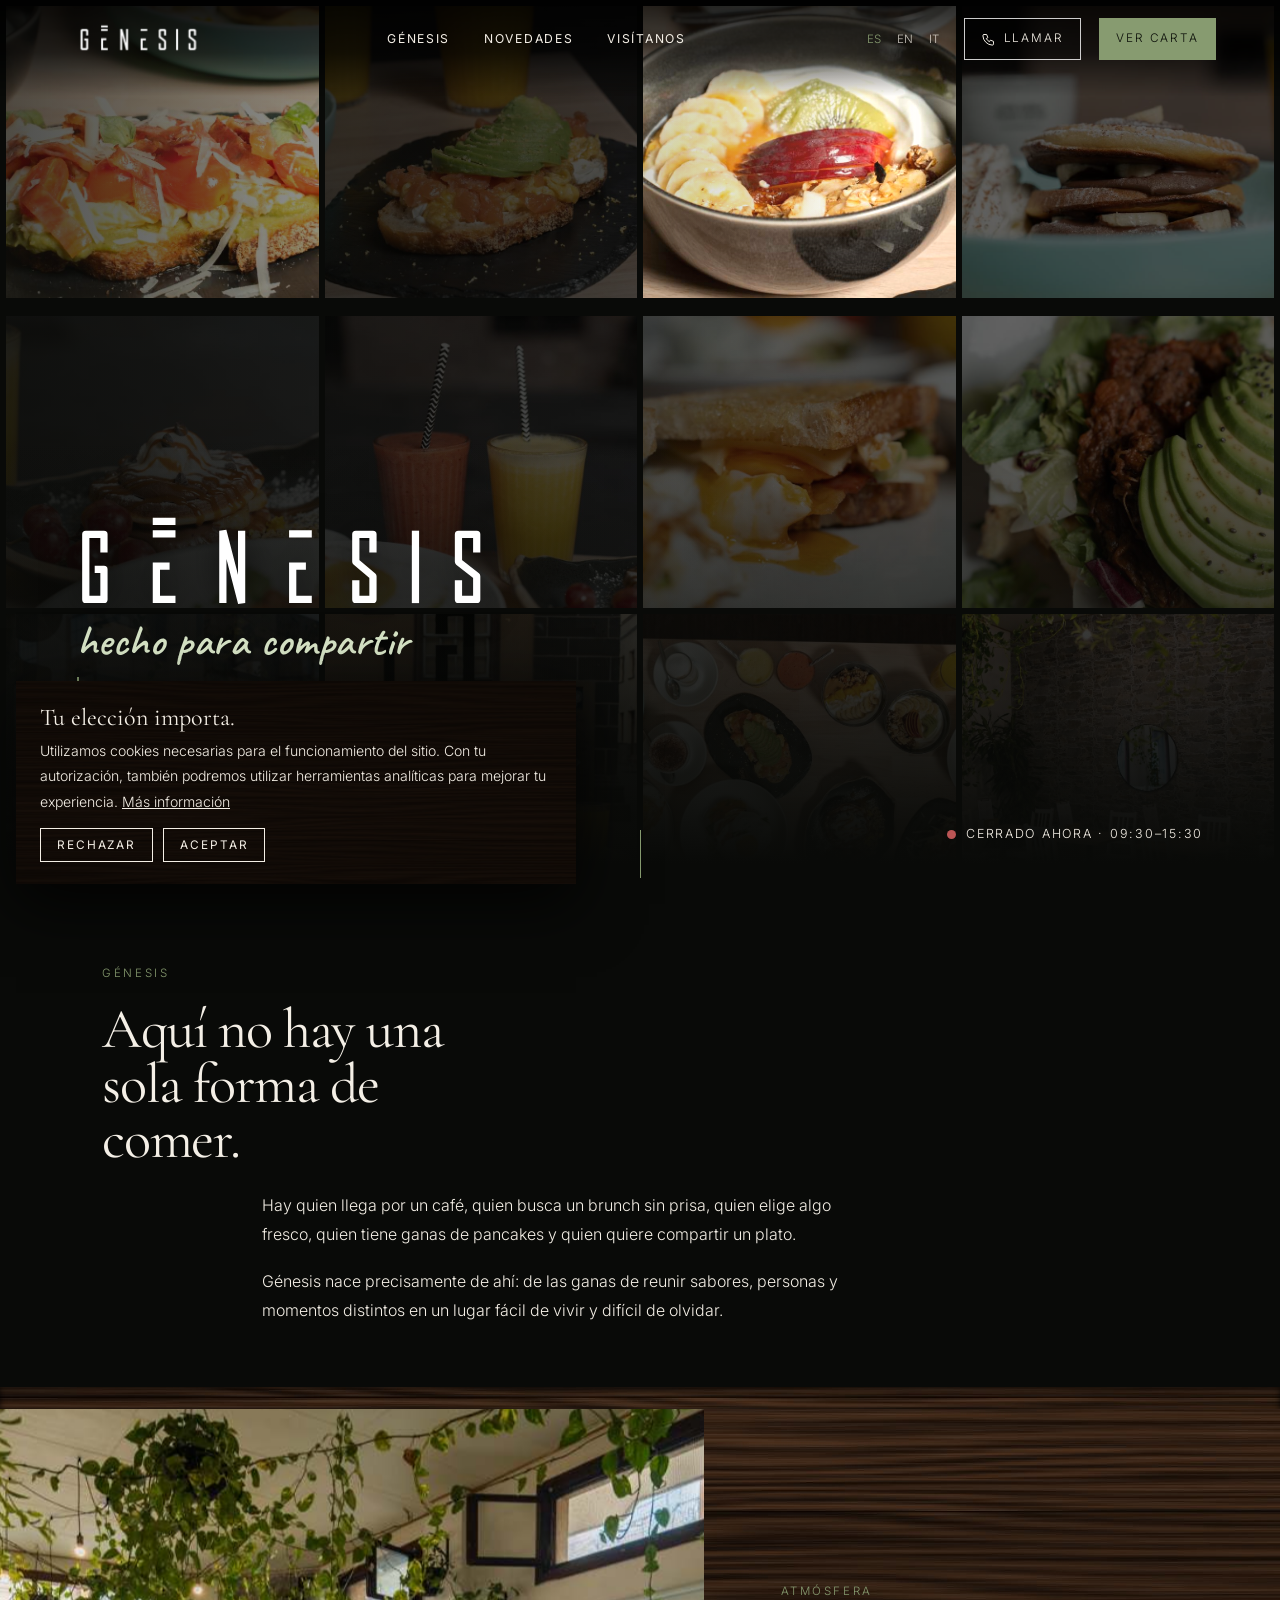
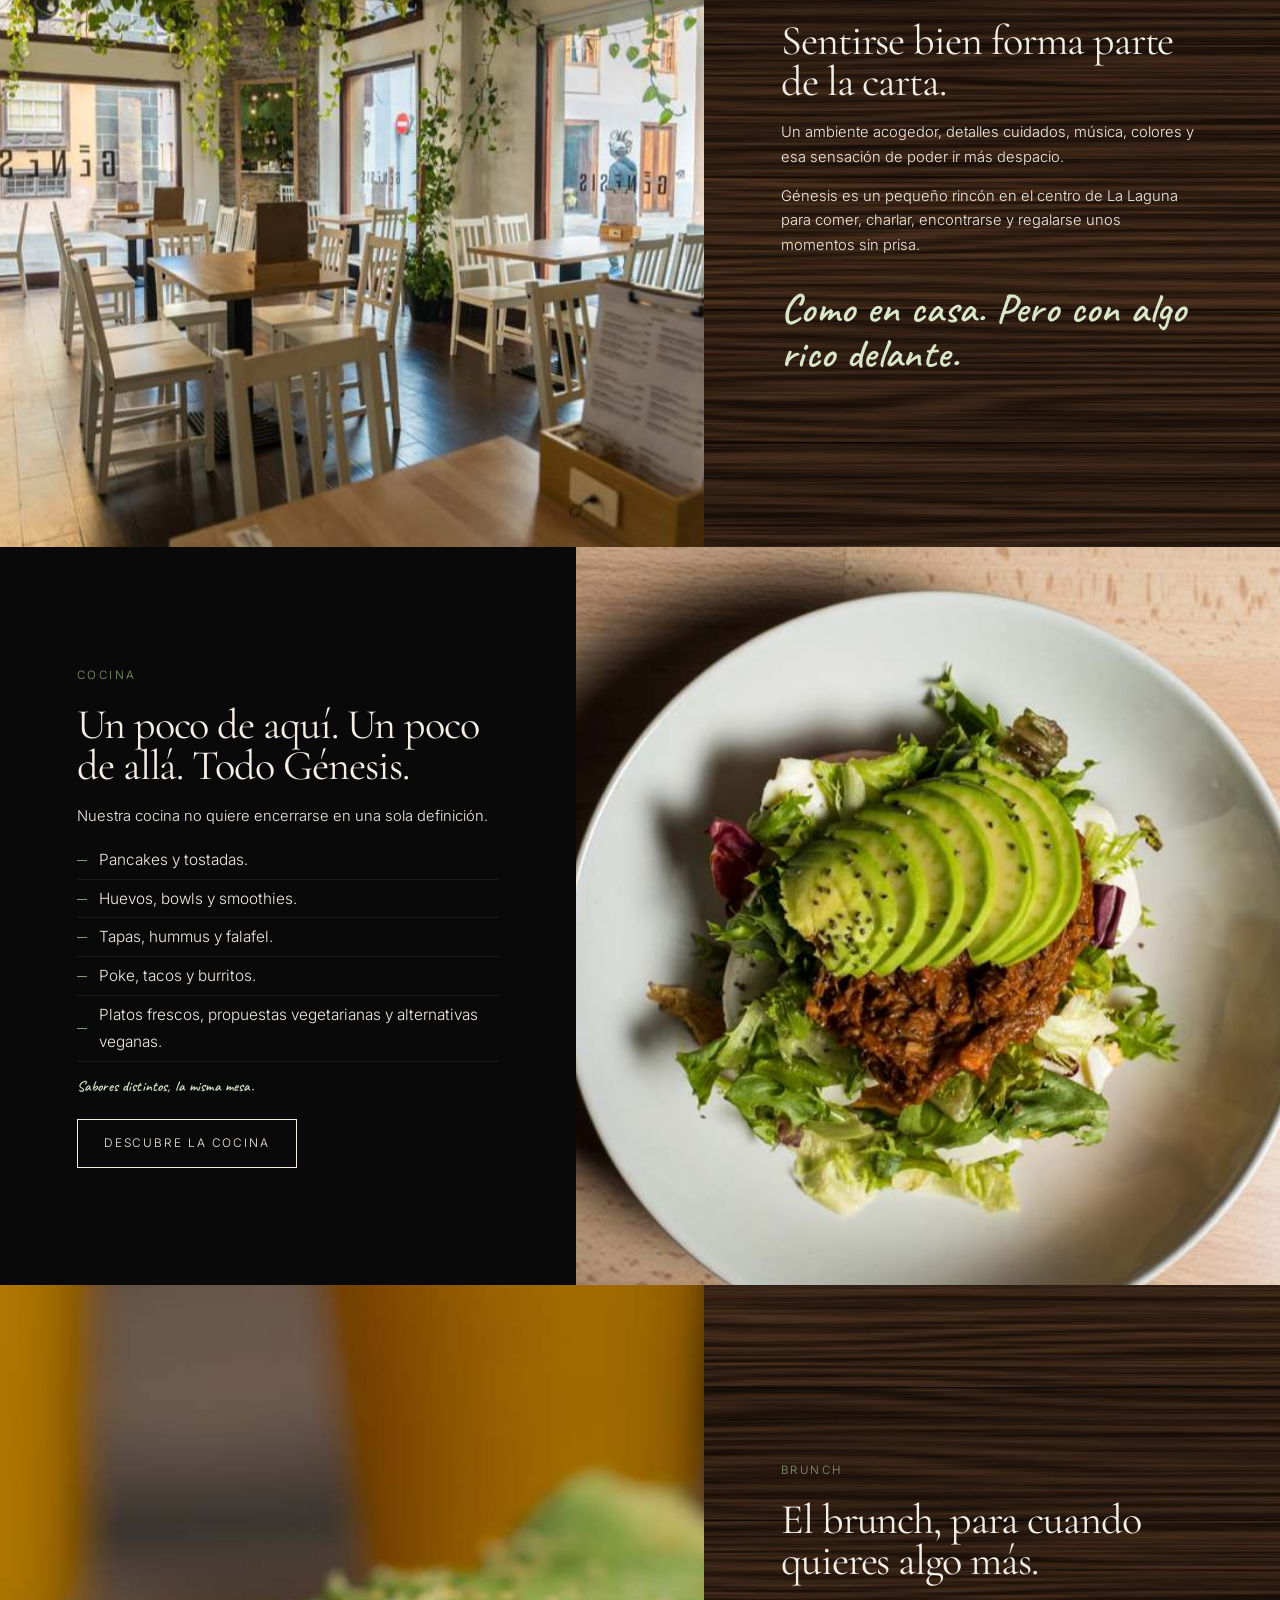
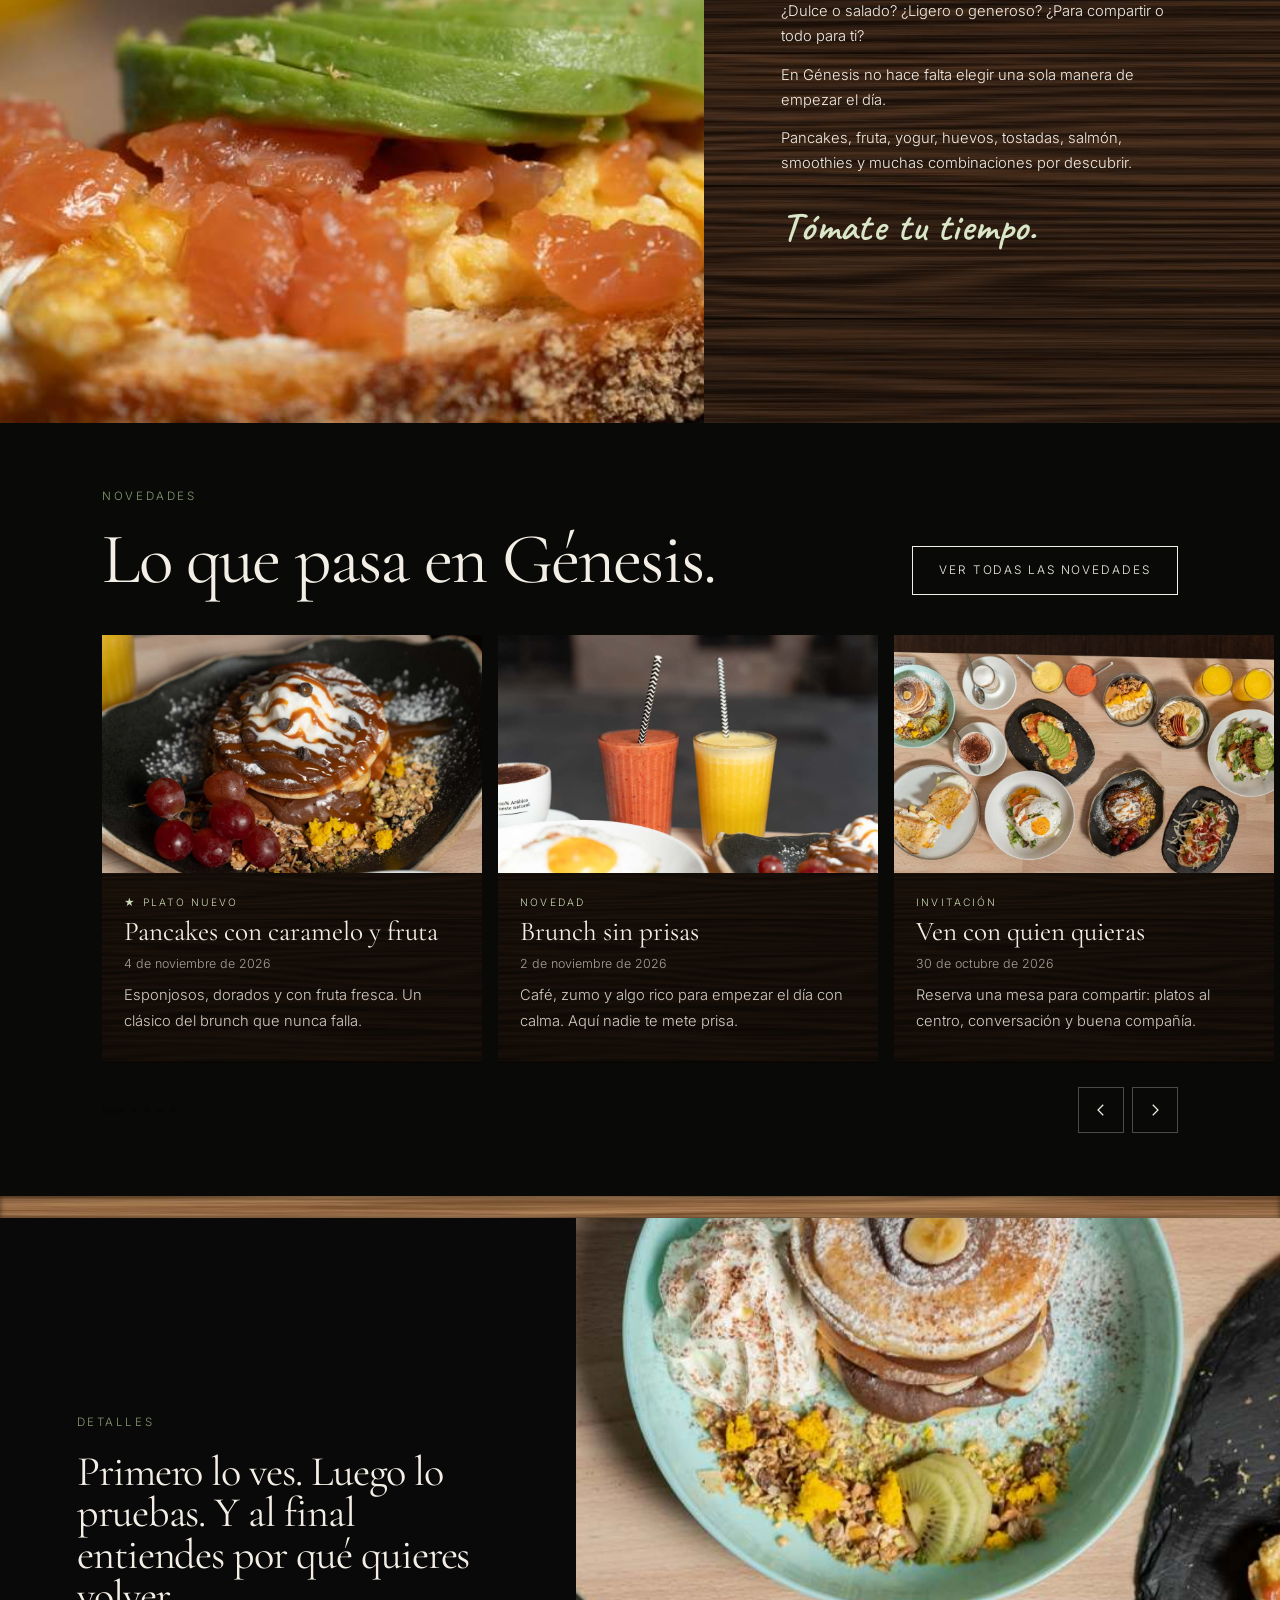
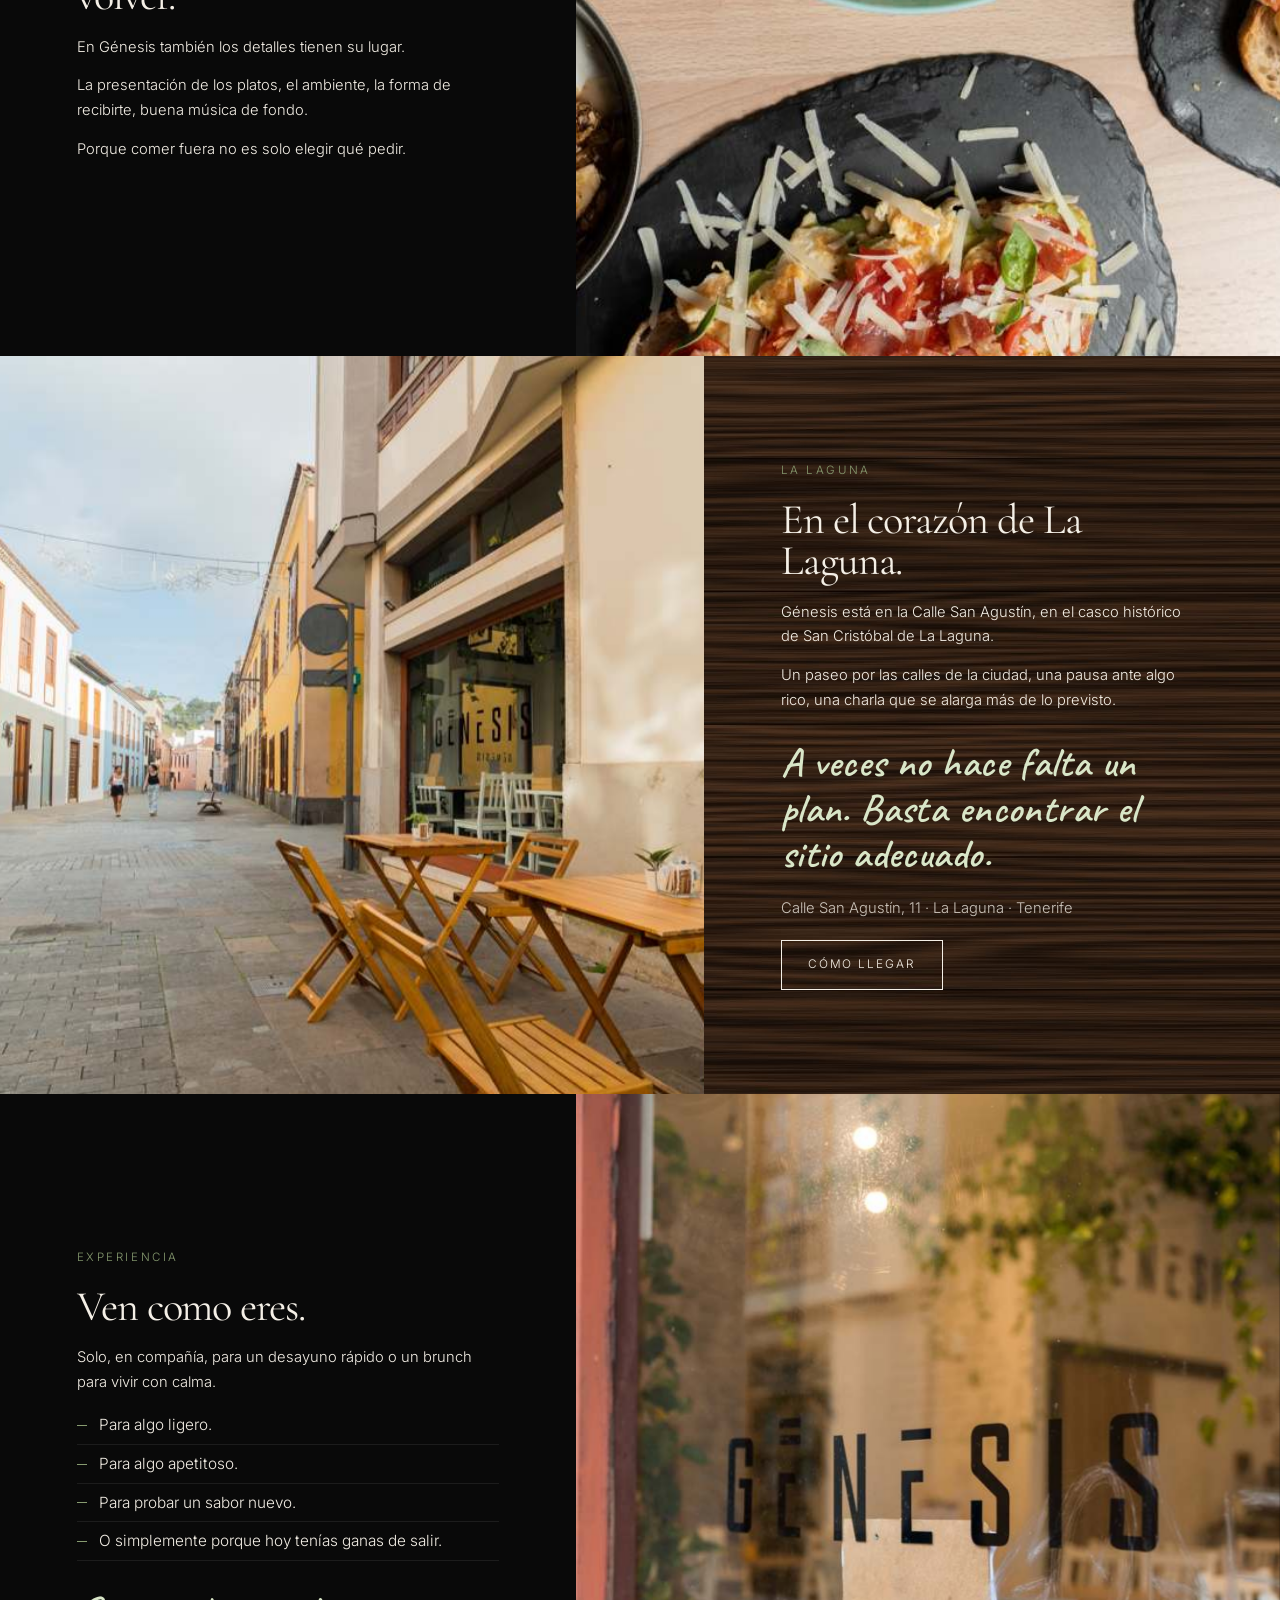
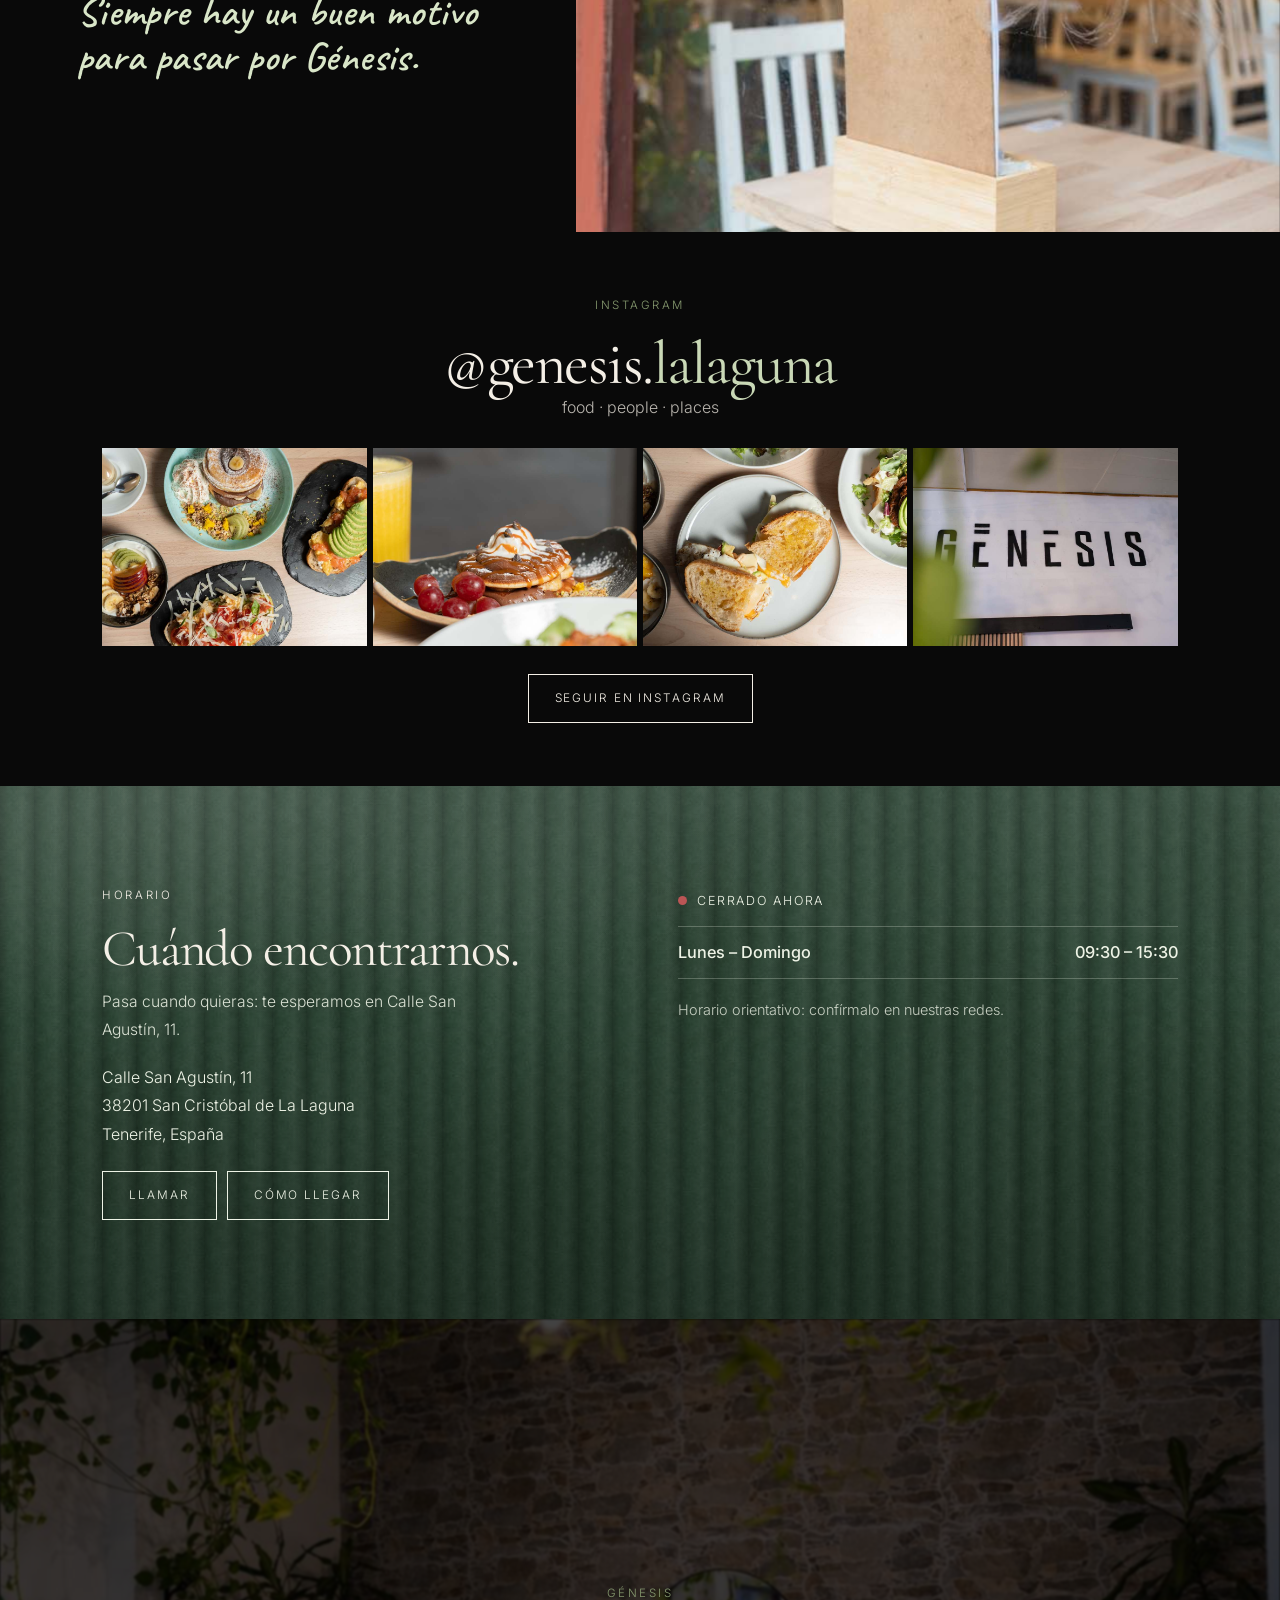
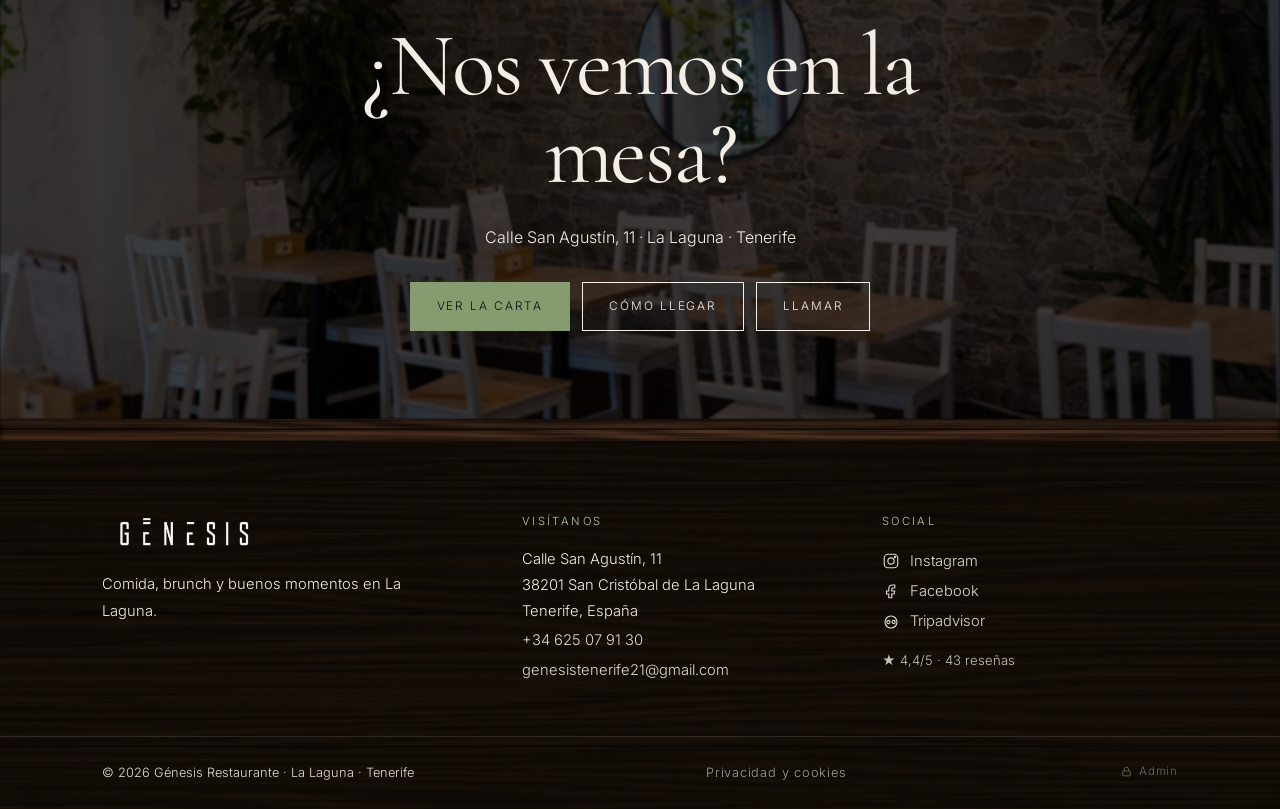
<file: index.html>
<!doctype html>
<html lang="es"><head>
<meta charset="utf-8"><meta name="viewport" content="width=device-width,initial-scale=1,viewport-fit=cover">
<title>Génesis Restaurante · La Laguna, Tenerife</title>
<meta name="description" content="Génesis: brunch, desayunos, platos para compartir y sabores del mundo en el corazón de La Laguna, Tenerife.">
<meta name="theme-color" content="#090a08">
<link rel="icon" href="immagini/logo/logo-generis.png">
<link rel="preconnect" href="https://fonts.googleapis.com"><link rel="preconnect" href="https://fonts.gstatic.com" crossorigin>
<link href="https://fonts.googleapis.com/css2?family=Caveat:wght@500;600&family=Cormorant+Garamond:ital,wght@0,400;0,500;1,400&family=Inter:wght@300;400;500&display=swap" rel="stylesheet">
<link rel="stylesheet" href="css/site.css">
<script type="application/ld+json">{"@context":"https://schema.org","@type":"Restaurant","name":"Génesis Restaurante","telephone":"+34625079130","email":"genesistenerife21@gmail.com","address":{"@type":"PostalAddress","streetAddress":"Calle San Agustín 11","postalCode":"38201","addressLocality":"San Cristóbal de La Laguna","addressRegion":"Tenerife","addressCountry":"ES"},"servesCuisine":["Brunch","Mediterránea"],"hasMenu":"menu.html","sameAs":["https://www.instagram.com/genesis.lalaguna/","https://www.facebook.com/GenesisTenerife/"]}</script>
</head>
<body id="top" data-page="home">
<main id="main">
  <section class="hero" id="hero" data-mode="mosaic">
    <div class="tiles" id="hero-mosaic" aria-hidden="true"><div><img data-img="h1" alt="" ></div><div><img data-img="h2" alt="" ></div><div><img data-img="h3" alt="" ></div><div><img data-img="h4" alt="" ></div><div><img data-img="h5" alt="" ></div><div><img data-img="h6" alt="" ></div><div><img data-img="h7" alt="" loading=lazy></div><div><img data-img="h8" alt="" loading=lazy></div><div><img data-img="h9" alt="" loading=lazy></div><div><img data-img="h10" alt="" loading=lazy></div><div><img data-img="h11" alt="" loading=lazy></div><div><img data-img="h12" alt="" loading=lazy></div></div>
    <div class="hero-single" id="hero-single" aria-hidden="true" hidden><img data-img="hs" alt=""><div class="glow" id="hero-glow"></div></div>
    <div class="hc">
     <h1 id="hero-title" class="hero-logo"><img src="immagini/logo/logo-genesis.svg" width="486" height="114" data-alt="immagini/logo/logo-genesis-2400.png|immagini/logo/logo-genesis.svg" alt="Génesis Restaurante" onerror="GEN.logoFail(this)"><span class="sr"></span></h1>
      <span class="hero-tag hand" data-i="hero.tag"></span>
      <p data-i="hero.p"></p>
      <div class="row"><a class="btn fill" href="genesis.html" data-i="hero.b"></a><a class="btn" href="menu.html" data-i="nav.cta"></a></div>
    </div>
    <div class="hero-open" id="hero-open"></div>
    <span class="scrollcue" aria-hidden="true"></span>
  </section>

  <section class="s intro" id="intro"><span class="k r" data-i="intro.k"></span><h2 class="r" data-i="intro.t"></h2><p class="r" data-i="intro.p"></p><p class="r" data-i="intro.p2"></p></section>
  <div class="plank"></div>

  <section class="s split wood-dark" id="atm">
    <div class="im r"><img data-img="atm" alt="" loading="lazy"></div>
    <div class="tx r"><span class="k" data-i="atm.k"></span><h2 data-i="atm.t"></h2><p data-i="atm.p"></p><p data-i="atm.p2"></p><div class="quote-line hand" data-i="atm.q"></div></div></section>

  <section class="s split rev alt" id="cucina">
    <div class="im r"><img data-img="cuc" alt="" loading="lazy"></div>
    <div class="tx r"><span class="k" data-i="cuc.k"></span><h2 data-i="cuc.t"></h2><p data-i="cuc.p"></p><ul class="ul" id="cuc-list"></ul><p class="hand" data-i="cuc.end"></p><a class="btn" href="menu.html" data-i="cuc.b"></a></div></section>

  <section class="s split wood-dark" id="bru">
    <div class="im r"><img data-img="bru" alt="" loading="lazy"></div>
    <div class="tx r"><span class="k" data-i="bru.k"></span><h2 data-i="bru.t"></h2><p data-i="bru.p"></p><p data-i="bru.p2"></p><p data-i="bru.p3"></p><div class="quote-line hand" data-i="bru.q"></div></div></section>

  <div class="plank light"></div>
  <section class="s" id="galeria"><div class="home-featured-head"><span class="k r" data-i="gal.k"></span><h2 class="r" data-i="gal.t"></h2></div><div id="gal-car"></div><p style="margin-top:26px"><a class="btn" href="menu.html" data-i="gal.b"></a></p></section>
  <div class="plank"></div>

  <section class="s cream" id="novedades">
    <div class="news-head"><div><span class="k r" data-i="news.k"></span><h2 class="r" data-i="news.t"></h2></div><a class="btn r" href="novedades.html" data-i="news.all"></a></div>
    <div id="news-car"></div>
  </section>
  <div class="plank light"></div>

  <section class="s split rev alt" id="det">
    <div class="im r"><img data-img="det" alt="" loading="lazy"></div>
    <div class="tx r"><span class="k" data-i="det.k"></span><h2 data-i="det.t"></h2><p data-i="det.p"></p><p data-i="det.p2"></p><p data-i="det.p3"></p></div></section>

  <section class="s split wood-dark" id="lag">
    <div class="im r"><img data-img="lag" alt="" loading="lazy"></div>
    <div class="tx r"><span class="k" data-i="lag.k"></span><h2 data-i="lag.t"></h2><p data-i="lag.p"></p><p data-i="lag.p2"></p><div class="quote-line hand" data-i="lag.q"></div><p style="margin-top:20px;opacity:.8">Calle San Agustín, 11 · La Laguna · Tenerife</p><a class="btn" href="como-llegar.html" data-i="lag.b"></a></div></section>

  <section class="s split rev alt" id="esp">
    <div class="im r"><img data-img="esp" alt="" loading="lazy"></div>
    <div class="tx r"><span class="k" data-i="esp.k"></span><h2 data-i="esp.t"></h2><p data-i="esp.p"></p><ul class="ul" id="esp-list"></ul><div class="quote-line hand" data-i="esp.end"></div></div></section>


  <section class="s ig alt" id="instagram"><span class="k r" data-i="ig.k"></span><h2 class="r">@genesis.<em>lalaguna</em></h2><p class="r" data-i="ig.p" style="opacity:.75"></p><div class="ig-strip r"><a href="https://www.instagram.com/genesis.lalaguna/" target="_blank" rel="noopener noreferrer"><img data-img="ig1" alt="" loading="lazy"></a><a href="https://www.instagram.com/genesis.lalaguna/" target="_blank" rel="noopener noreferrer"><img data-img="ig2" alt="" loading="lazy"></a><a href="https://www.instagram.com/genesis.lalaguna/" target="_blank" rel="noopener noreferrer"><img data-img="ig3" alt="" loading="lazy"></a><a href="https://www.instagram.com/genesis.lalaguna/" target="_blank" rel="noopener noreferrer"><img data-img="ig4" alt="" loading="lazy"></a></div><p style="margin-top:28px"><a class="btn" href="https://www.instagram.com/genesis.lalaguna/" target="_blank" rel="noopener noreferrer" data-i="ig.b"></a></p></section>

  <section class="s wall" id="horario">
    <div class="hours"><div><span class="k" data-i="hrs.k"></span><h2 data-i="hrs.t"></h2><p class="hlead" data-i="hrs.p"></p>
      <address data-i="ft.addr" style="font-style:normal;margin-bottom:22px;white-space:pre-line"></address>
      <div class="row" style="display:flex;gap:10px;flex-wrap:wrap"><a class="btn" href="tel:+34625079130" data-tel data-i="nav.call"></a><a class="btn" href="como-llegar.html" data-i="cta.how"></a></div></div>
      <div id="hours-box"></div></div>
  </section>

  <section class="cta" id="cta"><img data-img="cta" alt="" loading="lazy"><div class="glow" id="cta-glow"></div><div class="r"><span class="k" data-i="cta.k"></span><h2 data-i="cta.t"></h2><p data-i="cta.p"></p><div class="row"><a class="btn fill" href="menu.html" data-i="cta.b"></a><a class="btn" href="como-llegar.html" data-i="cta.how"></a><a class="btn" href="tel:+34625079130" data-tel data-i="nav.call"></a></div></div></section>
</main>
<div class="lb" id="lb" role="dialog" aria-modal="true" aria-hidden="true"><button class="x" aria-label="×">×</button><button class="p" aria-label="←">‹</button><button class="n" aria-label="→">›</button><figure><img alt=""><figcaption></figcaption></figure></div>
<script src="js/content.js"></script><script src="js/defaults.js"></script>
<script src="js/app.js"></script>
<script src="js/home.js"></script>
</body></html>
</file>
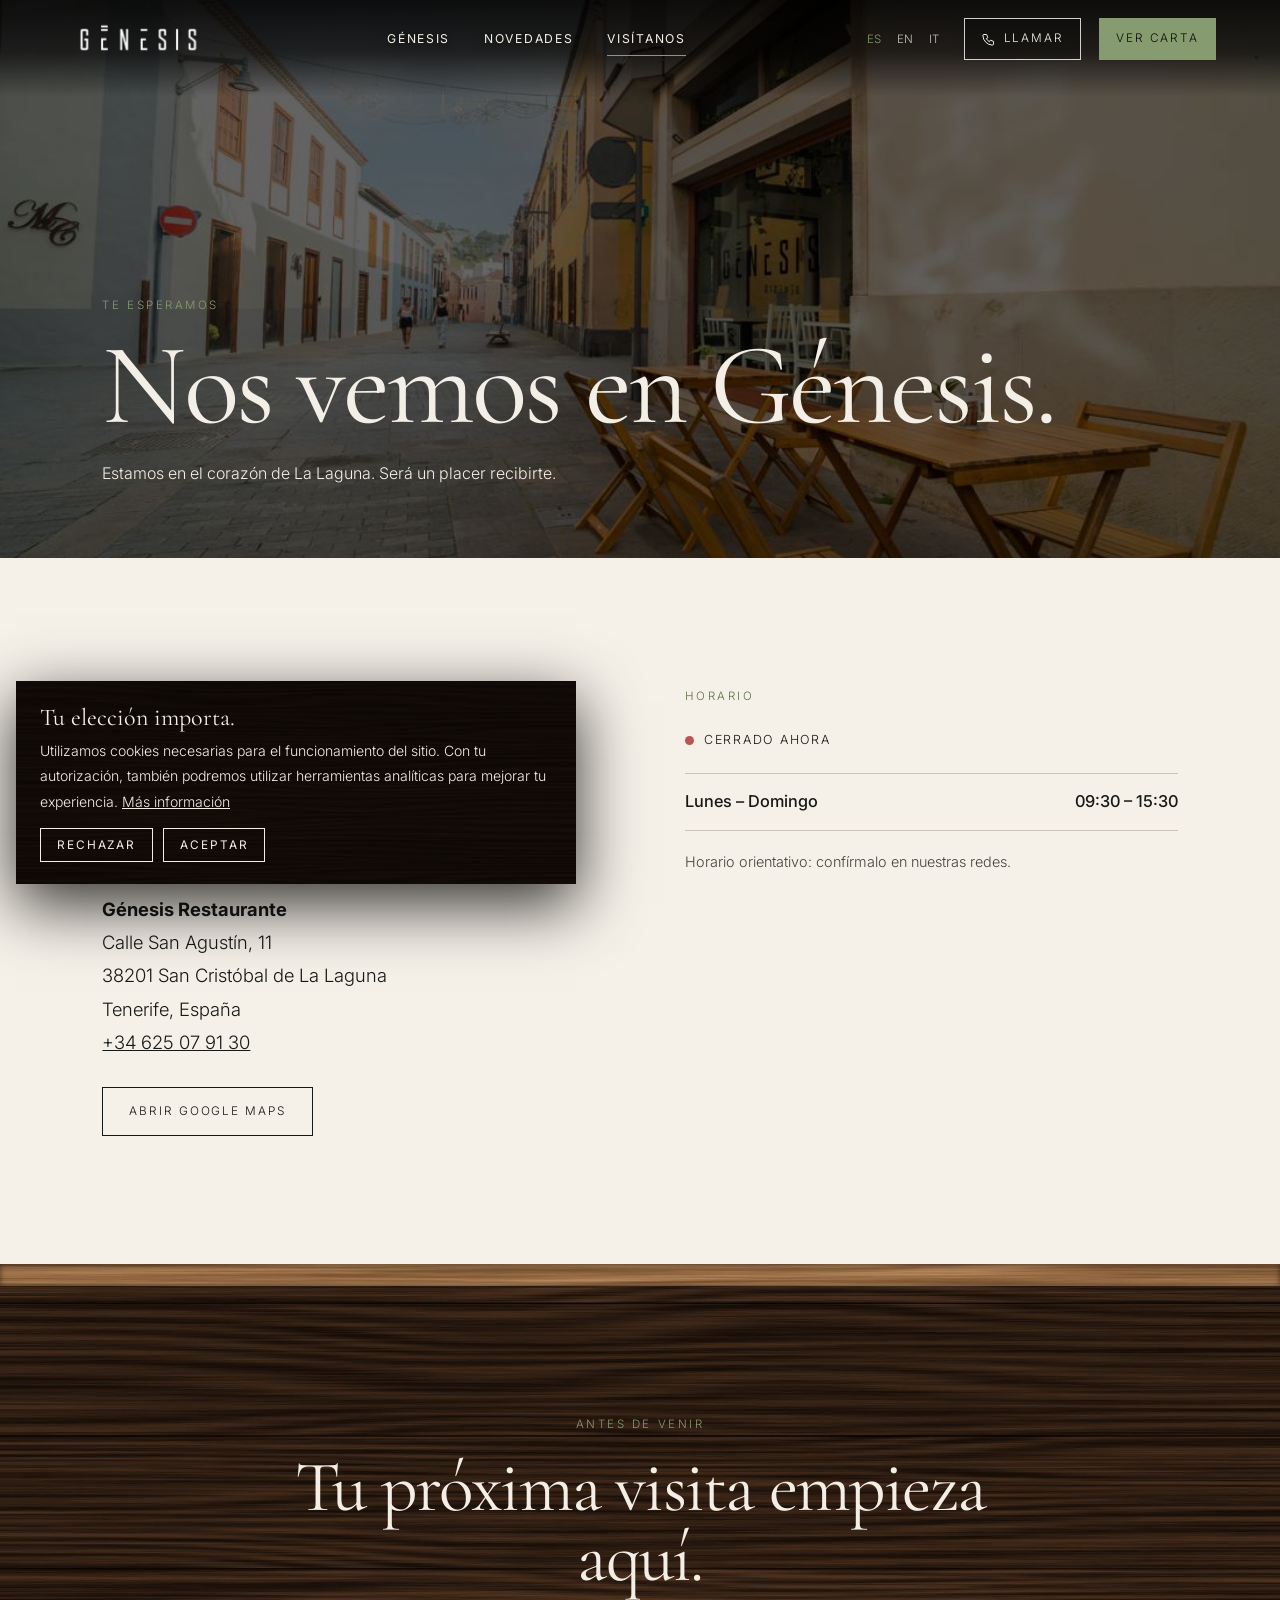
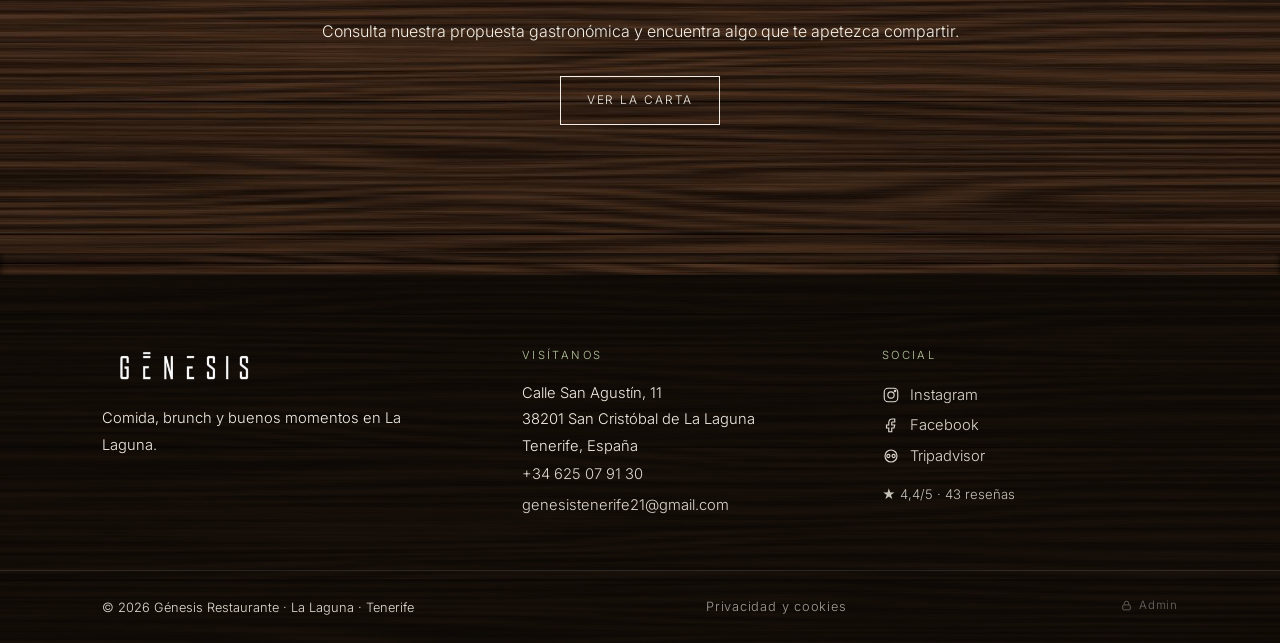
<file: como-llegar.html>
<!doctype html>
<html lang="es"><head>
<meta charset="utf-8"><meta name="viewport" content="width=device-width,initial-scale=1,viewport-fit=cover">
<title>Visítanos | Génesis Restaurante en La Laguna</title>
<meta name="description" content="Encuentra Génesis Restaurante en Calle San Agustín, 11, en el centro de La Laguna, Tenerife. Consulta la ubicación y cómo llegar.">
<meta name="theme-color" content="#090a08">
<link rel="icon" href="immagini/logo/logo-generis.png">
<link rel="preconnect" href="https://fonts.googleapis.com"><link rel="preconnect" href="https://fonts.gstatic.com" crossorigin>
<link href="https://fonts.googleapis.com/css2?family=Caveat:wght@500;600&family=Cormorant+Garamond:ital,wght@0,400;0,500;1,400&family=Inter:wght@300;400;500&display=swap" rel="stylesheet">
<link rel="stylesheet" href="css/site.css">
</head>
<body id="top" data-page="visit">
<main id="main">
  <section class="ed-hero wood-dark"><img data-img="visit" alt=""><div><span class="k" data-i="vis.hero.k"></span><h1 data-i="vis.hero.t"></h1><p data-i="vis.hero.p"></p></div></section>
  <section class="ed cream"><div class="ed-two">
    <div class="r"><span class="k" data-i="vis.k"></span><h2 data-i="vis.t"></h2>
      <address class="addr"><strong>Génesis Restaurante</strong><br>Calle San Agustín, 11<br>38201 San Cristóbal de La Laguna<br>Tenerife, España<br><a href="tel:+34625079130" data-tel>+34 625 07 91 30</a></address>
      <a class="btn" href="https://www.google.com/maps/search/?api=1&query=Genesis+Restaurante+Calle+San+Agustin+11+La+Laguna+Tenerife" target="_blank" rel="noopener noreferrer" data-i="vis.maps"></a></div>
    <div class="r"><div id="hours-box" style="color:var(--ink)"></div></div></div></section>
  <div class="plank light"></div>
  <section class="ed wood-dark" style="text-align:center"><div style="max-width:720px;margin:0 auto" class="r"><span class="k" data-i="vis.end.k"></span><h2 data-i="vis.end.t"></h2><p style="margin:24px 0 30px" data-i="vis.end.p"></p><a class="btn" href="menu.html" data-i="vis.end.b"></a></div></section>
</main>
<script src="js/content.js"></script><script src="js/defaults.js"></script>
<script src="js/app.js"></script>
<script src="js/visit.js"></script>
</body></html>
</file>
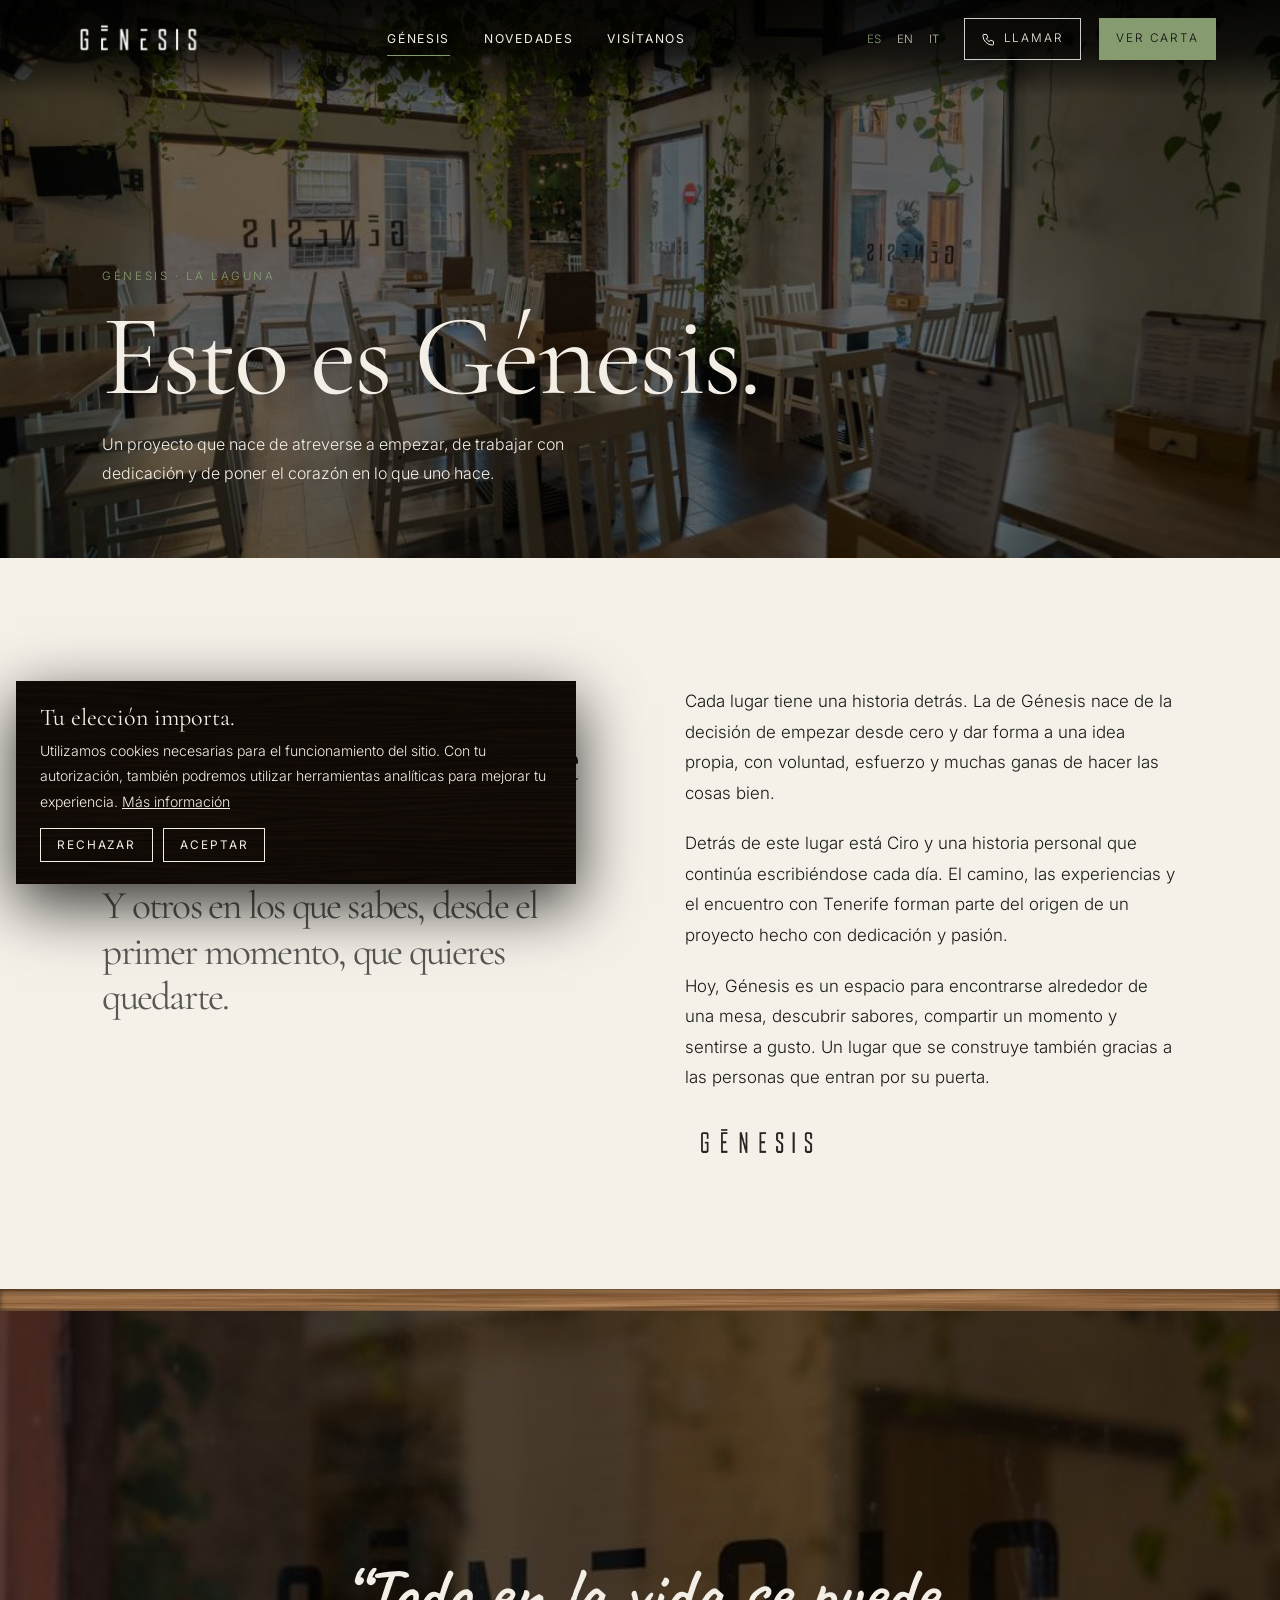
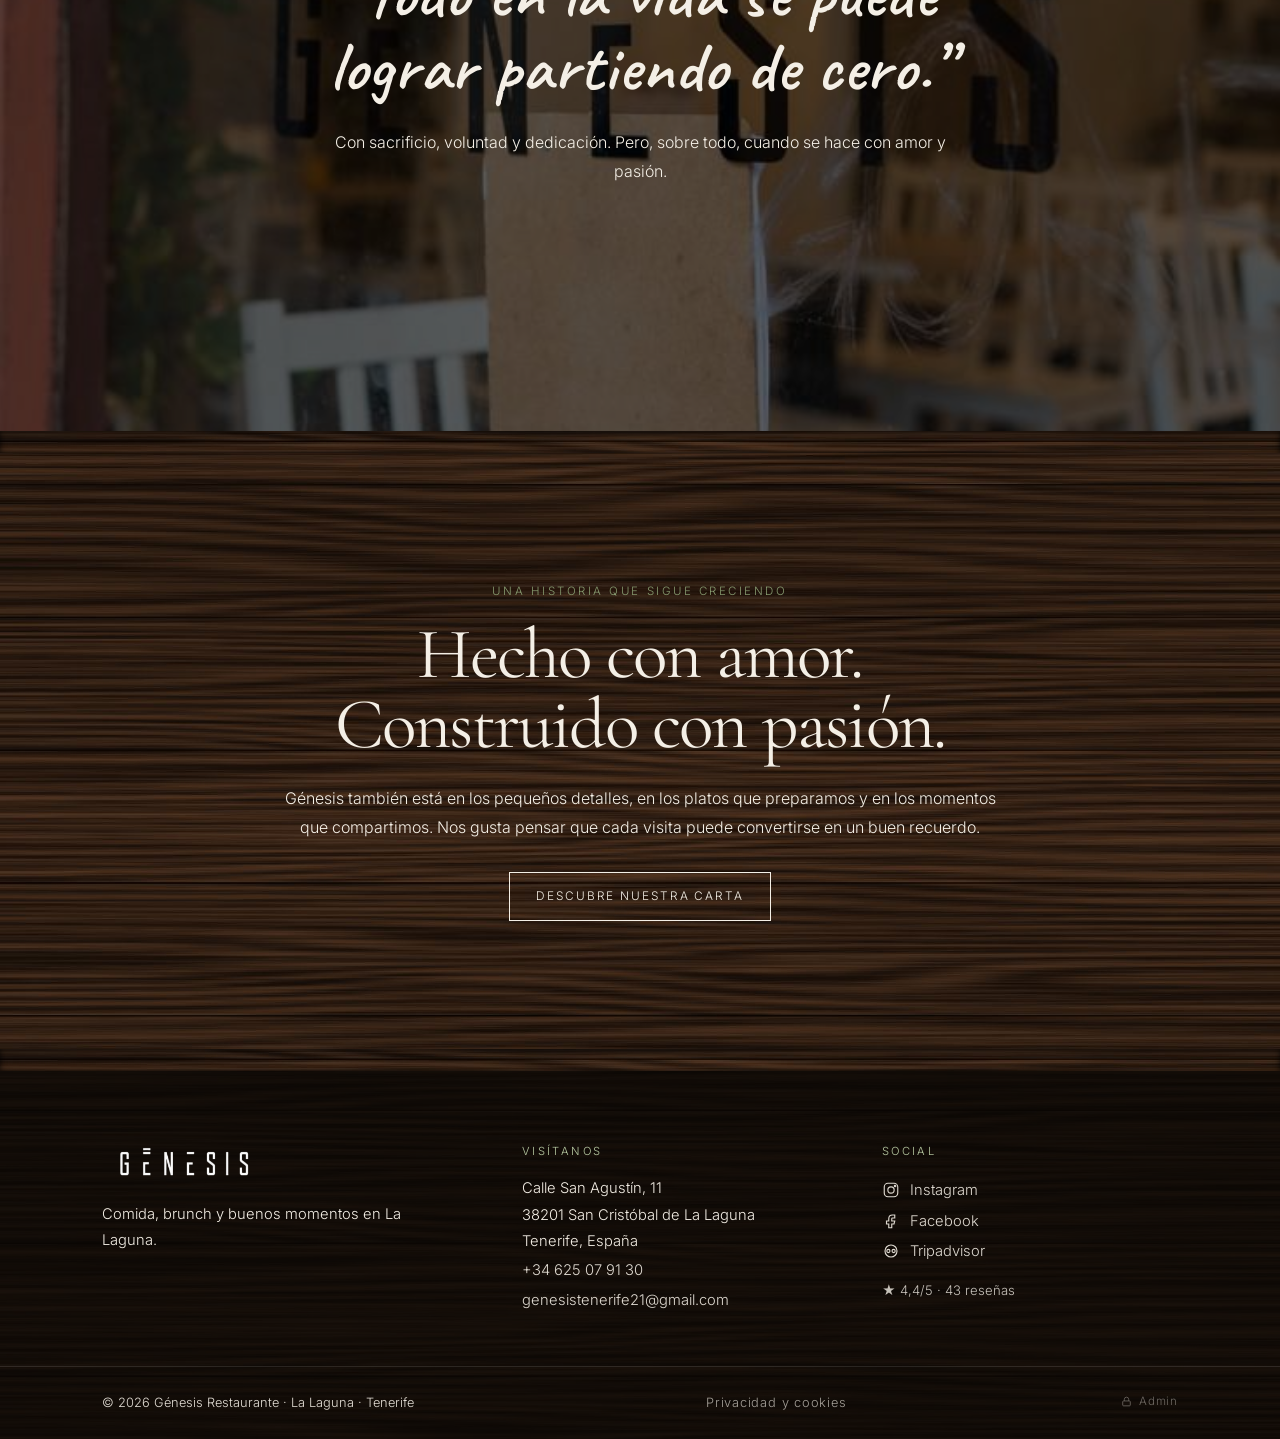
<file: genesis.html>
<!doctype html>
<html lang="es"><head>
<meta charset="utf-8"><meta name="viewport" content="width=device-width,initial-scale=1,viewport-fit=cover">
<title>Esto es Génesis | Génesis Restaurante</title>
<meta name="description" content="La historia y la filosofía de Génesis Restaurante en La Laguna, Tenerife. Un proyecto nacido de la voluntad, la dedicación y la pasión.">
<meta name="theme-color" content="#090a08">
<link rel="icon" href="immagini/logo/logo-generis.png">
<link rel="preconnect" href="https://fonts.googleapis.com"><link rel="preconnect" href="https://fonts.gstatic.com" crossorigin>
<link href="https://fonts.googleapis.com/css2?family=Caveat:wght@500;600&family=Cormorant+Garamond:ital,wght@0,400;0,500;1,400&family=Inter:wght@300;400;500&display=swap" rel="stylesheet">
<link rel="stylesheet" href="css/site.css">
</head>
<body id="top" data-page="genesis">
<main id="main">
  <section class="ed-hero wood-dark"><img data-img="gen_hero" alt=""><div><span class="k" data-i="gen.hero.k"></span><h1 data-i="gen.hero.t"></h1><p data-i="gen.hero.p"></p></div></section>
  <section class="ed cream"><div class="ed-two">
    <div><span class="k r" data-i="gen.s1.k"></span><h2 class="r"><span data-i="gen.s1.t"></span><span class="sub" data-i="gen.s1.sub"></span></h2></div>
    <div class="ed-copy r"><p data-i="gen.p1"></p><p data-i="gen.p2"></p><p data-i="gen.p3"></p><img class="sig" src="immagini/logo/logo_black.png" data-alt="immagini/logo/logo-black.png|assets/images/logo_black.png" alt="Génesis" onerror="GEN.logoFail(this)" style="height:38px;margin-top:30px;opacity:.85"></div></div></section>
  <div class="plank light"></div>
  <section class="quote"><img data-img="frase" alt=""><div class="r"><blockquote class="hand big" data-i="gen.q"></blockquote><p data-i="gen.q.p"></p></div></section>
  <div class="plank"></div>
  <section class="ed wood-dark" style="text-align:center"><div style="max-width:720px;margin:0 auto" class="r"><span class="k" data-i="gen.end.k"></span><h2 data-i="gen.end.t"></h2><p style="margin:24px 0 30px" data-i="gen.end.p"></p><a class="btn" href="menu.html" data-i="gen.end.b"></a></div></section>
</main>
<script src="js/content.js"></script><script src="js/defaults.js"></script>
<script src="js/app.js"></script>
</body></html>
</file>
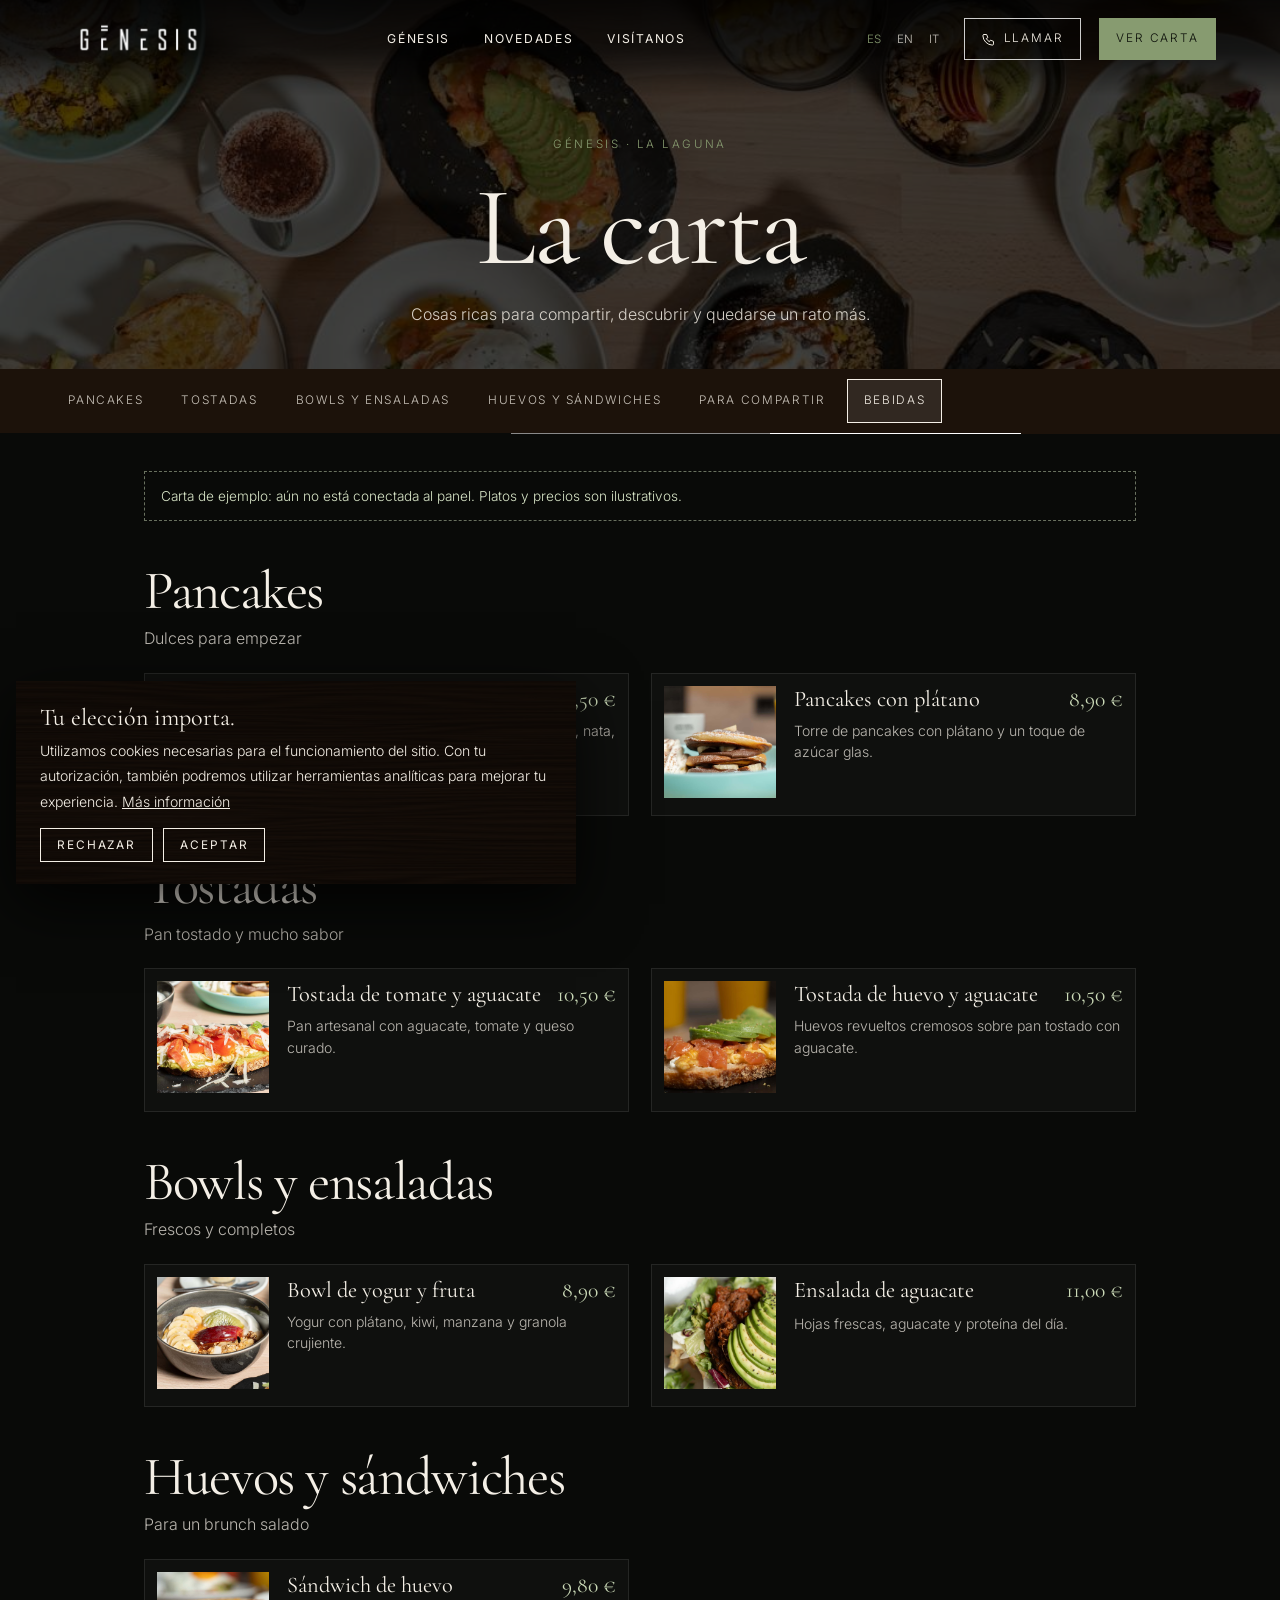
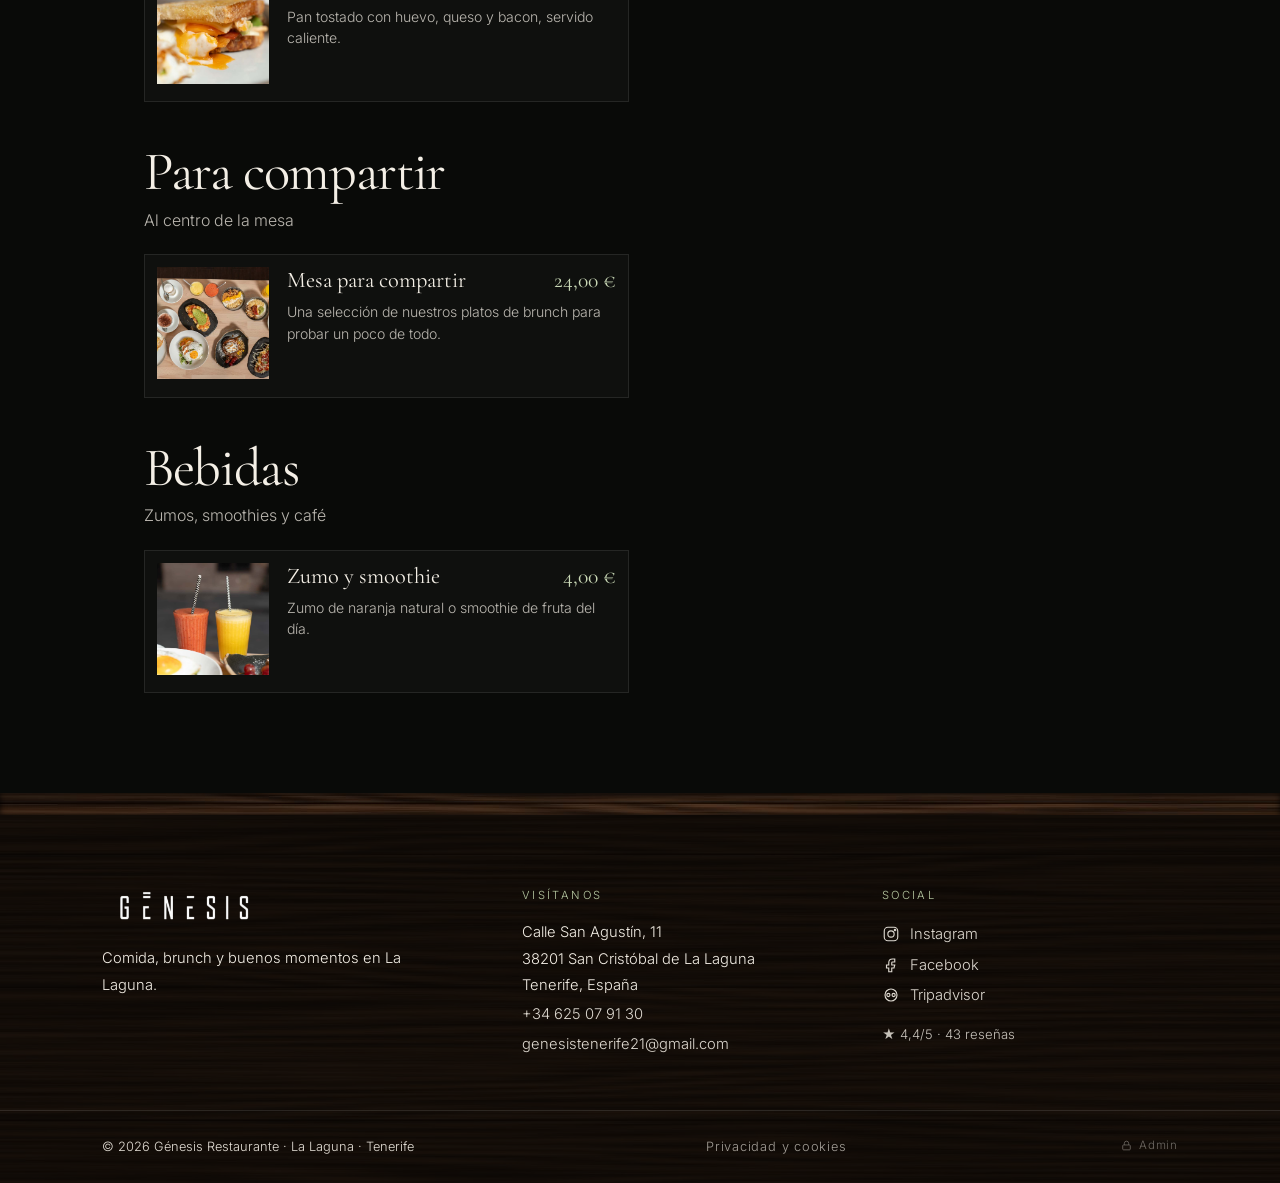
<file: menu.html>
<!doctype html>
<html lang="es"><head>
<meta charset="utf-8"><meta name="viewport" content="width=device-width,initial-scale=1,viewport-fit=cover">
<title>La carta | Génesis Restaurante</title>
<meta name="description" content="La carta de Génesis Restaurante, en el corazón de La Laguna.">
<meta name="robots" content="index,follow"><meta name="theme-color" content="#090a08">
<link rel="icon" href="immagini/logo/logo-generis.png">
<link rel="preconnect" href="https://fonts.googleapis.com"><link rel="preconnect" href="https://fonts.gstatic.com" crossorigin>
<link href="https://fonts.googleapis.com/css2?family=Caveat:wght@500;600&family=Cormorant+Garamond:ital,wght@0,400;0,500;1,400&family=Inter:wght@300;400;500&display=swap" rel="stylesheet">
<link rel="stylesheet" href="css/site.css">
</head>
<body id="top" data-page="menu">
<main id="main">
  <section class="menu-hero wood-dark"><img class="mh-img" data-img="menu_hero" alt=""><span class="k" data-i="menu.k"></span><h1 data-i="menu.t"></h1><p data-i="menu.p"></p></section>
  <nav class="mcats" id="mcats" aria-label="Categorías"></nav>
  <section class="mcont" id="mcont" aria-live="polite"><div class="loading"><span></span><span></span><span></span></div></section>
  <section class="mcont" id="merr" hidden style="text-align:center"><p data-i="menu.err"></p><p style="margin-top:20px"><a class="btn" href="index.html" data-i="menu.back"></a></p></section>
</main>
<script src="js/content.js"></script><script src="js/defaults.js"></script><script src="js/app.js"></script><script src="js/menu.js"></script>
</body></html>
</file>
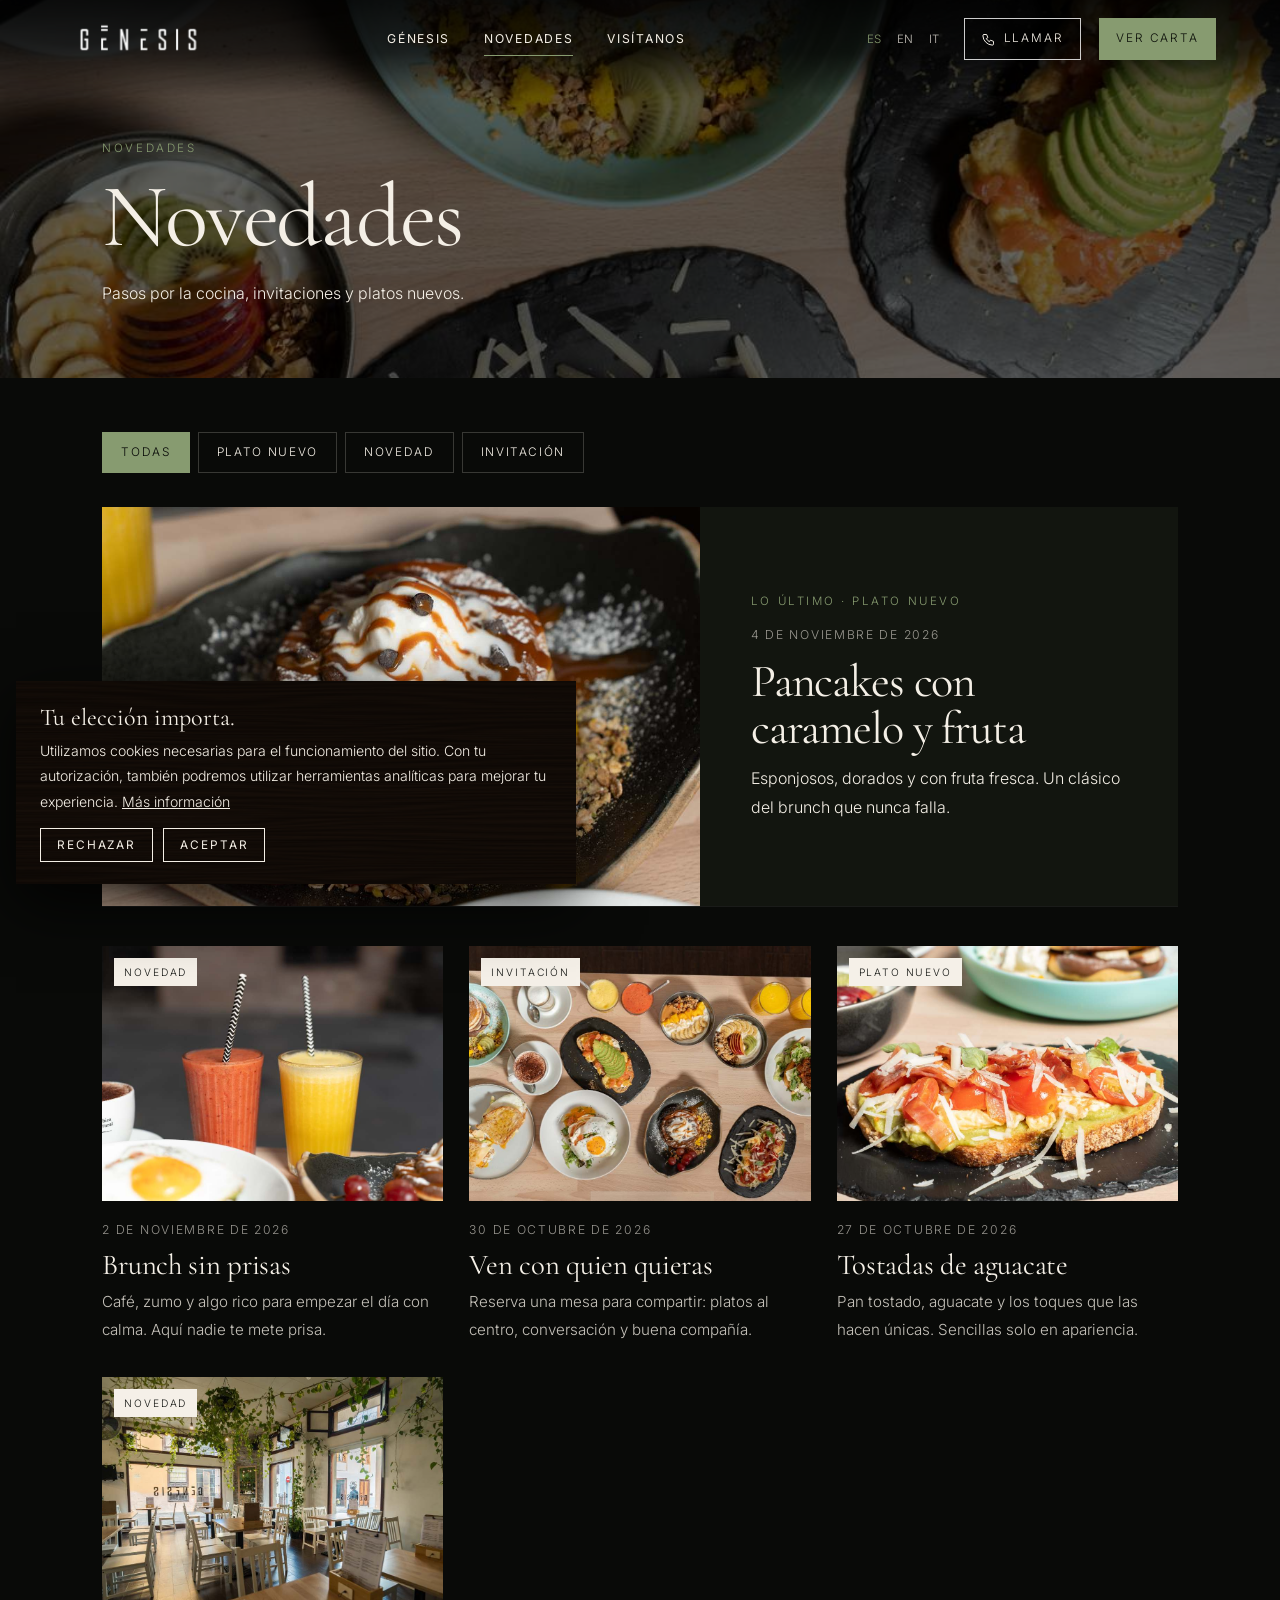
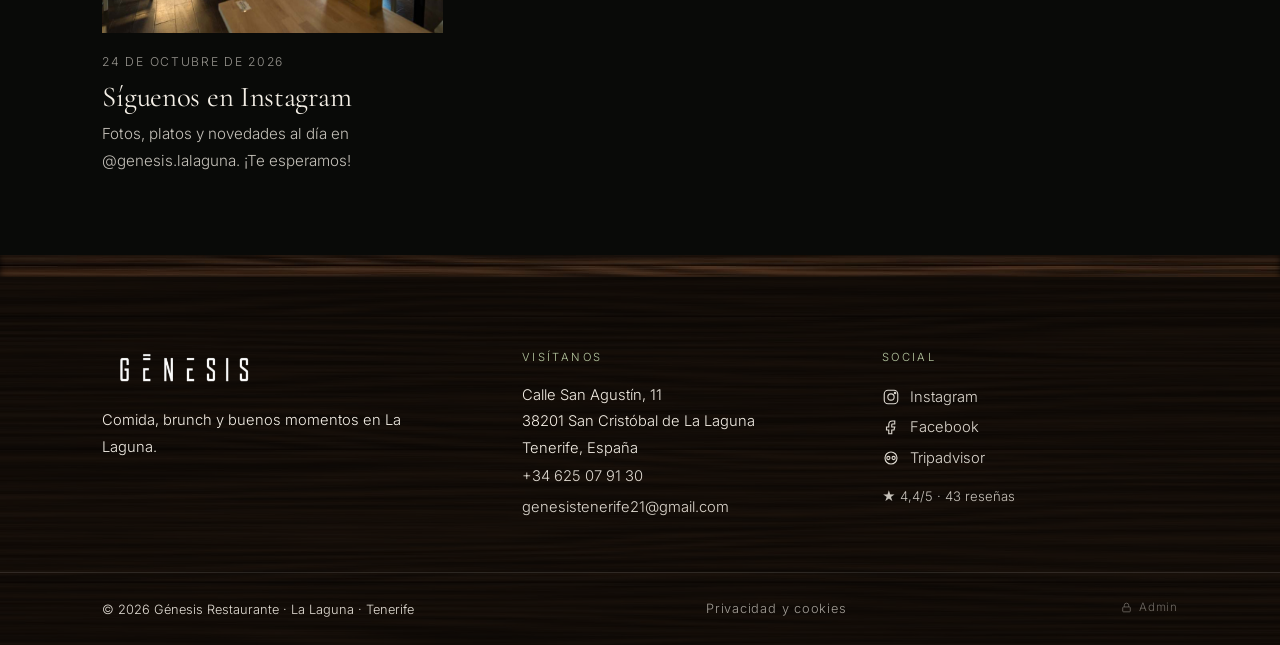
<file: novedades.html>
<!doctype html>
<html lang="es"><head>
<meta charset="utf-8"><meta name="viewport" content="width=device-width,initial-scale=1,viewport-fit=cover">
<title>Novedades | Génesis Restaurante</title>
<meta name="description" content="Novedades, invitaciones y platos nuevos de Génesis Restaurante en La Laguna.">
<meta name="theme-color" content="#090a08">
<link rel="icon" href="immagini/logo/logo-generis.png">
<link rel="preconnect" href="https://fonts.googleapis.com"><link rel="preconnect" href="https://fonts.gstatic.com" crossorigin>
<link href="https://fonts.googleapis.com/css2?family=Caveat:wght@500;600&family=Cormorant+Garamond:ital,wght@0,400;0,500;1,400&family=Inter:wght@300;400;500&display=swap" rel="stylesheet">
<link rel="stylesheet" href="css/site.css">
</head>
<body id="top" data-page="news">
<main id="main">
  <section class="ed-hero wood-dark nh"><img data-img="news_hero" alt=""><div><span class="k" data-i="news.k"></span><h1 data-i="news.page.t"></h1><p data-i="news.page.p"></p></div></section>
  <section class="nlist cream">
    <div class="nfilters" id="nfilters" role="tablist"></div>
    <div id="news-feat"></div>
    <div class="news-full" id="news-full"></div>
    <article id="news-one" class="nart" hidden></article>
  </section>
</main>
<script src="js/content.js"></script><script src="js/defaults.js"></script>
<script src="js/app.js"></script>
<script src="js/news.js"></script>
</body></html>
</file>
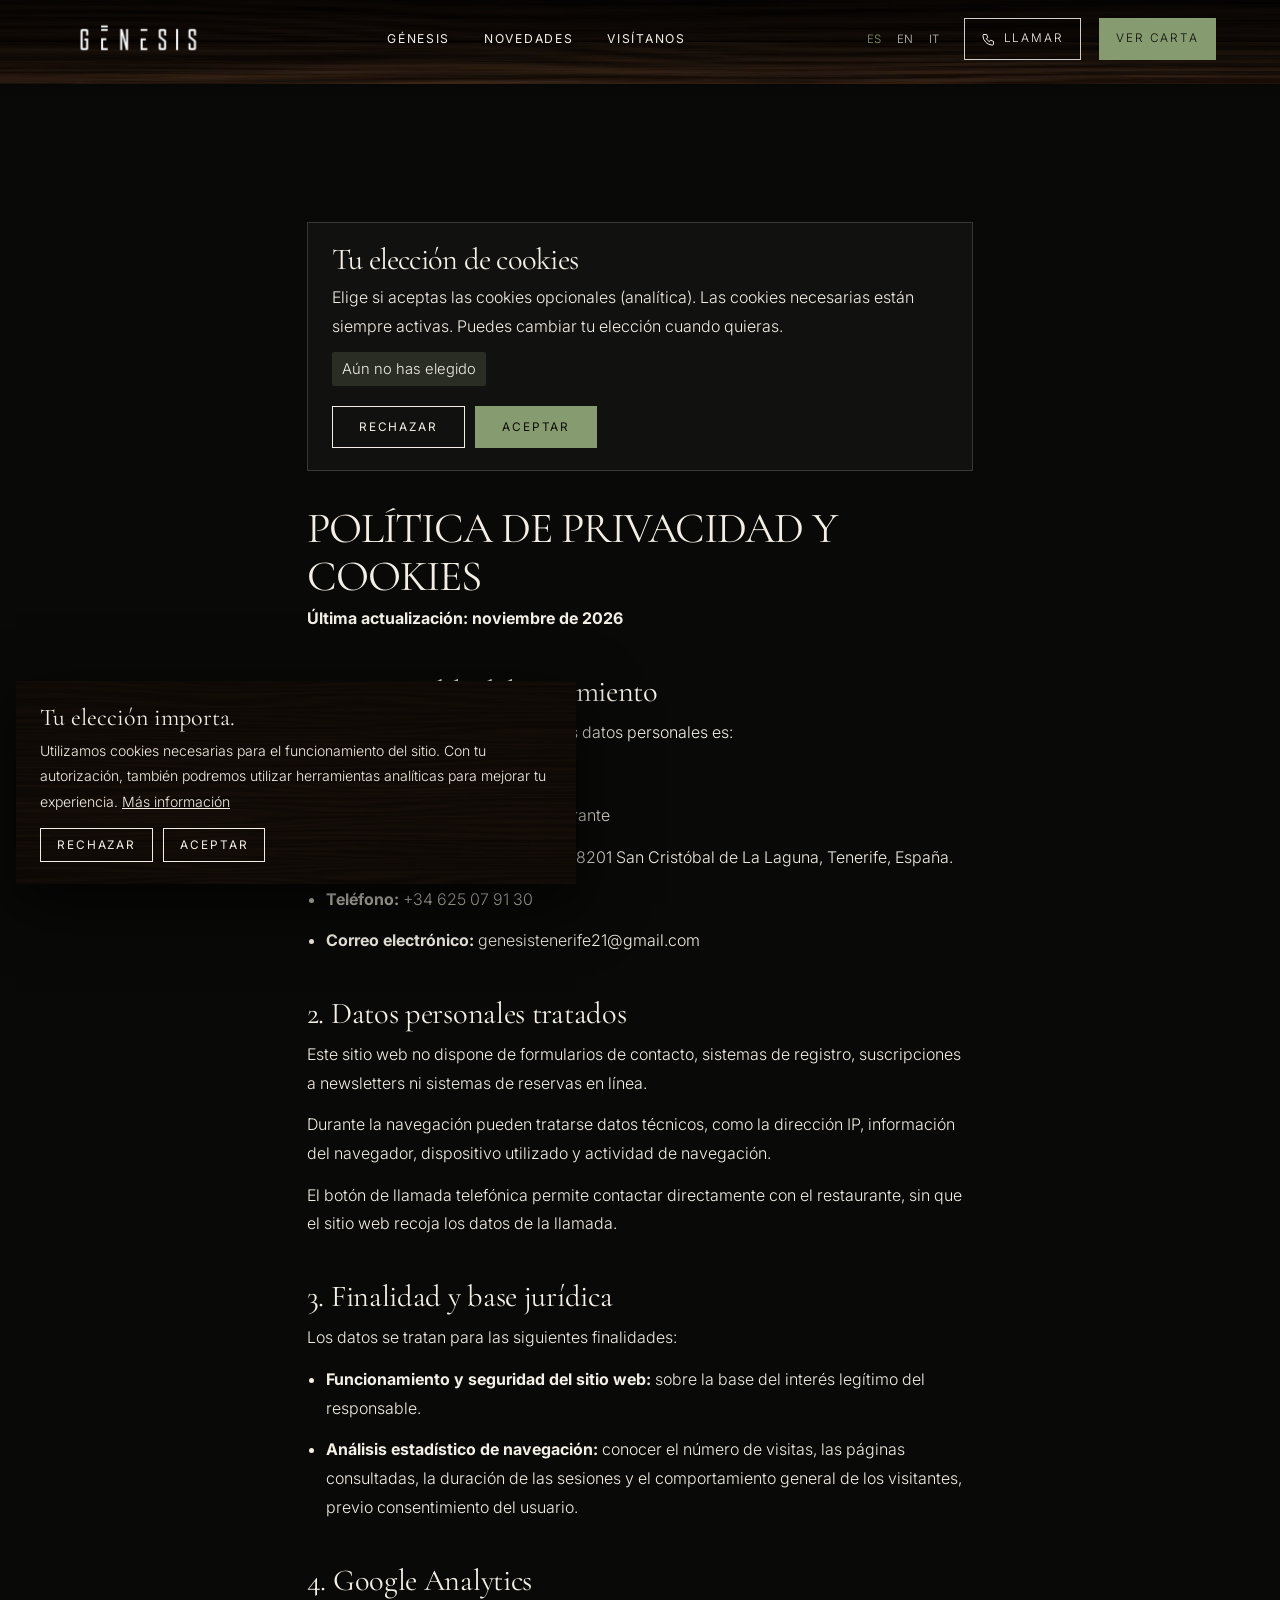
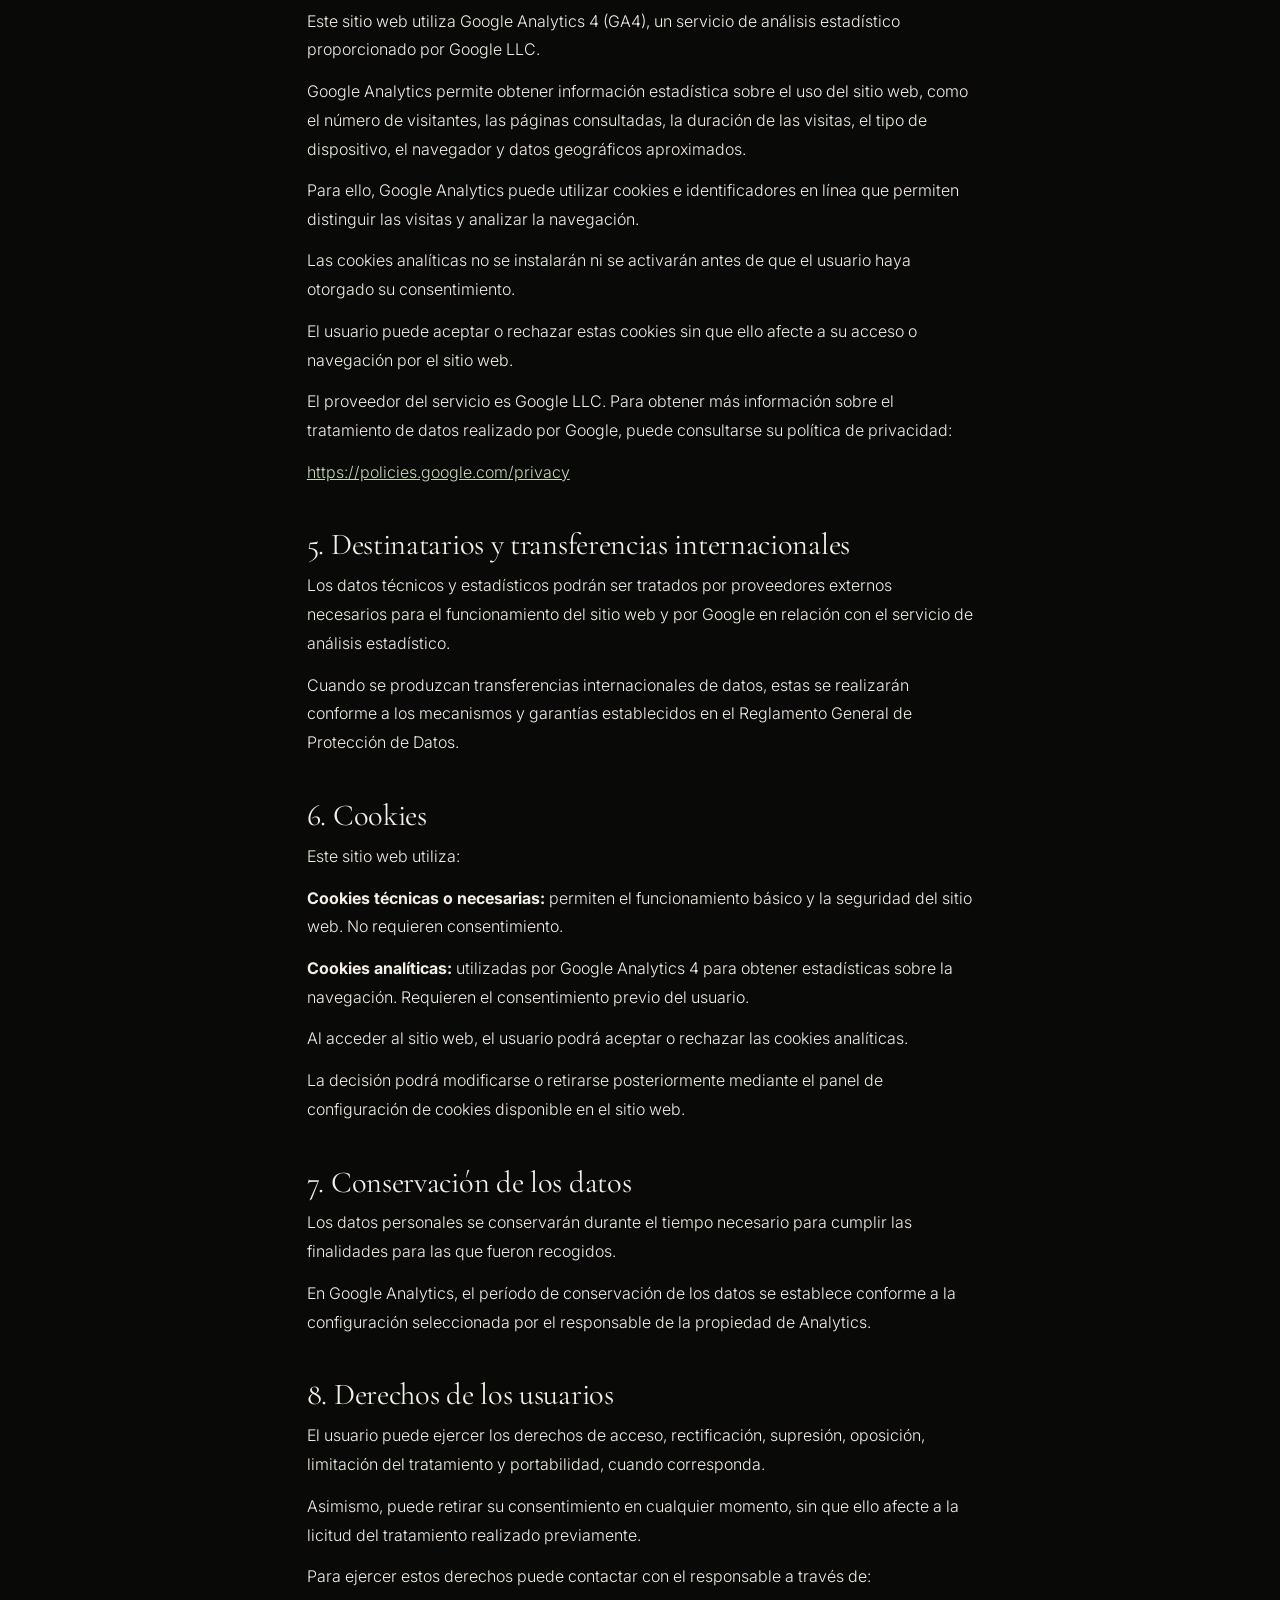
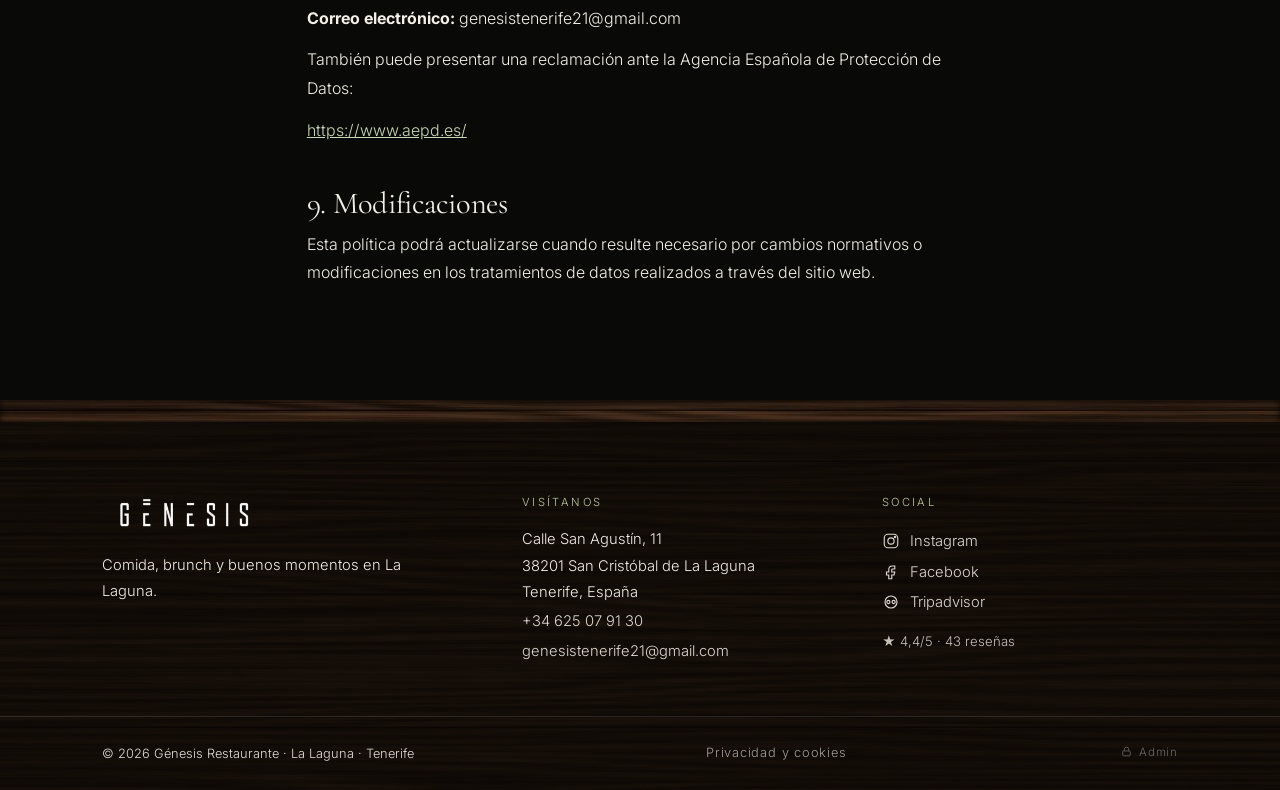
<file: privacy.html>
<!doctype html>
<html lang="es"><head>
<meta charset="utf-8"><meta name="viewport" content="width=device-width,initial-scale=1,viewport-fit=cover">
<title>Privacidad y cookies | Génesis Restaurante</title>
<meta name="description" content="Información legal de Génesis Restaurante.">
<meta name="theme-color" content="#090a08">
<link rel="icon" href="immagini/logo/logo-generis.png">
<link rel="preconnect" href="https://fonts.googleapis.com"><link rel="preconnect" href="https://fonts.gstatic.com" crossorigin>
<link href="https://fonts.googleapis.com/css2?family=Caveat:wght@500;600&family=Cormorant+Garamond:ital,wght@0,400;0,500;1,400&family=Inter:wght@300;400;500&display=swap" rel="stylesheet">
<link rel="stylesheet" href="css/site.css">
<meta name="robots" content="noindex">
</head>
<body id="top" data-page="legal">
<main id="main"><div class="wood-dark" style="height:calc(var(--hh) + 6px)"></div>
<article class="legal">
  <div class="ckbox" id="cookies"><h2 data-i="ckbox.t"></h2><p data-i="lg.pref.p"></p><p class="pending" id="ck-state"></p><div class="row"><button class="btn" data-c="necessary" data-i="ck.no"></button><button class="btn fill" data-c="all" data-i="ck.yes"></button></div></div>
  <div id="legal-body"></div>
</article></main>
<script src="js/content.js"></script><script src="js/defaults.js"></script>
<script src="js/app.js"></script>
<script src="js/legal.js"></script>
</body></html>
</file>
<file: css/site.css>
/* Génesis Restaurante — stile condiviso */
:root{
  --bg:#090a08;--bg2:#12150f;--fg:#f4efe6;--cream:#f5f0e8;--ink:#171916;
  --g:#879b70;--g-deep:#5d7049;--wood:#6b4a2f;--wood-l:#a8774a;
  --serif:"Cormorant Garamond",Georgia,serif;--sans:Inter,system-ui,sans-serif;
  --tex-dark:url(../immagini/texture/legno-scuro.jpg);--tex-light:url(../immagini/texture/legno-chiaro.jpg);
  --ease:cubic-bezier(.22,1,.36,1);--hh:78px
}
*{box-sizing:border-box;margin:0}
html{scroll-behavior:smooth;background:var(--bg);-webkit-text-size-adjust:100%}
body{background:var(--bg);color:var(--fg);font:300 16px/1.8 var(--sans);overflow-x:hidden}
img{display:block;max-width:100%}
a{color:inherit}
:focus-visible{outline:2px solid var(--g);outline-offset:3px}
.skip{position:absolute;left:-999px;top:8px;background:var(--cream);color:var(--ink);padding:8px 14px;z-index:99}
.skip:focus{left:8px}
h1,h2,h3{font:400 clamp(2.4rem,5.6vw,5rem)/.98 var(--serif);letter-spacing:-.025em}
h3{font-size:1.7rem;letter-spacing:-.01em;line-height:1.15}
.k{font-size:.72rem;letter-spacing:.22em;text-transform:uppercase;color:var(--g);margin-bottom:18px;display:block}
.cream .k{color:var(--g-deep)}

/* ───── Legno ───── */
.wood-dark{background:var(--tex-dark) center/cover,#2a1a0f;color:var(--fg)}
.wood-light{background:var(--tex-light) center/cover,#a8774a;color:#1c120a}
.plank{height:22px;background:var(--tex-dark) center/cover;box-shadow:inset 0 3px 6px #0008,inset 0 -2px 4px #0006}
.plank.light{background-image:var(--tex-light);box-shadow:inset 0 3px 6px #0005,inset 0 -2px 4px #0004}

/* ───── Header ───── */
.site-header{position:fixed;top:0;left:0;right:0;z-index:40;display:flex;align-items:center;justify-content:space-between;
  height:var(--hh);padding:env(safe-area-inset-top,0) 5vw 0;transition:background .5s,box-shadow .5s,height .4s}
.site-header.solid{background:var(--tex-dark) center/cover,#1c120a;box-shadow:0 6px 24px #000a;--hh:64px;height:64px}
.site-header.solid::after{content:"";position:absolute;inset:0;background:#0b0805a6;z-index:-1}
.brand img{height:34px;width:auto}
.brand .wm{font:400 1.45rem var(--serif);letter-spacing:.32em}
.desk{display:flex;gap:30px;font-size:.74rem;letter-spacing:.14em;text-transform:uppercase}
.desk a{text-decoration:none;opacity:.85;position:relative;padding:4px 0}
.desk a::after{content:"";position:absolute;left:0;right:100%;bottom:-2px;height:1px;background:var(--g);transition:right .4s var(--ease)}
.desk a:hover::after,.desk a[aria-current]::after{right:0}
.hact{display:flex;align-items:center;gap:18px}
.lang{display:flex;gap:2px;font-size:.72rem;letter-spacing:.1em}
.lang button{background:none;border:0;color:inherit;font:inherit;padding:6px 7px;cursor:pointer;opacity:.6}
.lang button.on{opacity:1;color:var(--g)}
.btn{display:inline-block;border:1px solid currentColor;padding:13px 26px;font-size:.74rem;letter-spacing:.16em;text-transform:uppercase;color:inherit;text-decoration:none;transition:.3s;background:none;cursor:pointer;font-family:inherit}
.btn:hover{background:var(--g);border-color:var(--g);color:var(--bg)}
.btn.sm{padding:9px 16px}
.burger{display:none;background:none;border:0;color:inherit;width:44px;height:44px;cursor:pointer}
.burger svg{width:30px;height:30px;stroke:currentColor;fill:none;stroke-width:1.5;stroke-linecap:round}
.burger path{transition:transform .5s var(--ease);transform-origin:20px 20px}
.burger[aria-expanded=true] .v{transform:rotate(45deg)}.burger[aria-expanded=true] .hz{transform:rotate(-45deg)}
.mnav{position:fixed;inset:0;z-index:35;background:var(--tex-dark) center/cover,#1c120a;display:flex;flex-direction:column;justify-content:center;gap:6px;padding:0 9vw;
  clip-path:circle(0 at calc(100% - 40px) 40px);transition:clip-path .7s var(--ease);visibility:hidden}
.mnav::before{content:"";position:absolute;inset:0;background:#0a0704b3}
.mnav>*{position:relative}
.mnav.open{clip-path:circle(150% at calc(100% - 40px) 40px);visibility:visible}
.mnav a.l{font:400 2.6rem/1.3 var(--serif);text-decoration:none}
.mnav .lang{margin-top:22px;font-size:.85rem}

/* ───── Hero ───── */
.hero{position:relative;min-height:100svh;display:flex;align-items:flex-end;padding:0 6vw 12vh;overflow:hidden;isolation:isolate}
.tiles{position:absolute;inset:0;display:grid;grid-template-columns:repeat(4,1fr);grid-template-rows:repeat(3,1fr);gap:6px;padding:6px;z-index:0}
.tiles>div{overflow:hidden;background:#111;position:relative;transition:z-index 0s .9s}
.tiles>div:nth-child(n+5){transform:translateY(12px)}
.tiles img{width:100%;height:100%;object-fit:cover;filter:brightness(.38) saturate(.85);transform:scale(1.04);
  transition:transform .9s cubic-bezier(.2,.8,.2,1),filter .7s ease}
.tiles>div.lit{z-index:3;transition:z-index 0s}
.tiles>div.lit img{transform:scale(1.2);filter:brightness(1.08) saturate(1.08)}
.tiles>div.lit::after{opacity:1}
.tiles>div::after{content:"";position:absolute;inset:0;opacity:0;transition:opacity .7s;pointer-events:none;
  background:radial-gradient(70% 70% at 50% 40%,#ffe9b833,transparent 70%);box-shadow:inset 0 0 60px #ffd98a22}
.hero-single{position:absolute;inset:0;z-index:0;overflow:hidden}
.hero-single img{width:100%;height:100%;object-fit:cover;filter:brightness(.62) saturate(1.05);animation:slow 26s ease-in-out infinite alternate}
@keyframes slow{to{transform:scale(1.1) translate(-1.5%,-1%)}}
.hero::after{content:"";position:absolute;inset:0;z-index:4;pointer-events:none;
  background:linear-gradient(0deg,#090a08 4%,transparent 52%),linear-gradient(90deg,#090a08b8,transparent 68%)}
.hc{position:relative;z-index:5;max-width:760px}
.hc .logo-hero{height:clamp(54px,8vw,92px);width:auto;margin-bottom:22px}
.hc h1{font-size:clamp(3.6rem,11vw,9rem);line-height:.84}
.hc p{margin:26px 0 30px;max-width:460px;border-left:2px solid var(--g);padding-left:16px}
.hero-open{position:absolute;z-index:5;right:6vw;bottom:6vh;text-align:right;font-size:.78rem;letter-spacing:.12em}
.scrollcue{position:absolute;z-index:5;left:50%;bottom:22px;width:1px;height:48px;background:#fff3;overflow:hidden}
.scrollcue::after{content:"";position:absolute;inset:0;background:var(--g);animation:cue 2.4s var(--ease) infinite}
@keyframes cue{0%{transform:translateY(-100%)}60%,100%{transform:translateY(100%)}}
.hero h1 .ch{display:inline-block;opacity:0;transform:translateY(60%) rotate(4deg);animation:ch 1.1s var(--ease) forwards}
@keyframes ch{to{opacity:1;transform:none}}

/* ───── Sezioni ───── */
section.s{padding:clamp(80px,12vw,160px) 8vw}
.cream{background:var(--cream);color:var(--ink)}.alt{background:var(--bg2)}
.intro{max-width:1000px}
.intro p{margin:36px 0 0 min(14vw,160px);max-width:600px;font-size:1.06rem}
.split{display:grid;grid-template-columns:1.1fr .9fr;padding:0!important;min-height:82vh}
.split.rev{direction:rtl}.split.rev>*{direction:ltr}
.split .im{overflow:hidden;min-height:60vh;position:relative}
.split .im img{position:absolute;inset:-8% 0;width:100%;height:116%;object-fit:cover;will-change:transform}
.split .tx{padding:clamp(50px,8vw,120px) 7vw;align-self:center}
.split h2{margin-bottom:28px}
.split.wood-dark .tx p{max-width:46ch}
.gal{display:grid;grid-template-columns:repeat(6,1fr);grid-auto-rows:20vw;gap:8px;margin-top:50px}
.gal>div{overflow:hidden}.gal>div:nth-child(1){grid-column:span 3;grid-row:span 2}.gal>div:nth-child(2),.gal>div:nth-child(3){grid-column:span 3}
.gal>div:nth-child(n+4){grid-column:span 2}
.gal img{width:100%;height:100%;object-fit:cover;transition:transform 1.4s var(--ease),filter .8s;filter:saturate(.95)}
.gal>div:hover img{transform:scale(1.07);filter:saturate(1.1)}

/* marquee piatti — momento wow n.2 */
.marq{overflow:hidden;padding:0;position:relative}
.marq-track{display:flex;gap:10px;width:max-content;animation:mq 60s linear infinite;padding:10px 0}
.marq:hover .marq-track{animation-play-state:paused}
.marq img{height:clamp(150px,22vw,280px);width:auto;border-radius:2px;filter:brightness(.9)}
@keyframes mq{to{transform:translateX(-50%)}}

/* orari */
.hours{display:grid;grid-template-columns:1fr 1fr;gap:6vw;align-items:start}
.hours-badge{display:inline-flex;align-items:center;gap:10px;font-size:.78rem;letter-spacing:.14em;text-transform:uppercase;margin-bottom:22px}
.dot{width:9px;height:9px;border-radius:50%;background:#b55;box-shadow:0 0 0 0 #b55}
.dot.on{background:#7fbf6a;animation:pulse 2s infinite}
@keyframes pulse{70%{box-shadow:0 0 0 10px #7fbf6a00}100%{box-shadow:0 0 0 0 #7fbf6a00}}
.hrows{list-style:none;padding:0;border-top:1px solid #1c120a33}
.hrows li{display:flex;justify-content:space-between;gap:20px;padding:13px 0;border-bottom:1px solid #1c120a33;font-size:1.02rem}
.hrows li.today{font-weight:500}
.hrows li.today span:first-child::before{content:"";display:inline-block;width:8px;height:8px;background:var(--g-deep);border-radius:50%;margin-right:12px}
.hnote{margin-top:18px;font-size:.9rem;opacity:.8}

/* news */
.news-head{display:flex;justify-content:space-between;align-items:flex-end;gap:20px;flex-wrap:wrap;margin-bottom:44px}
.news-grid{display:grid;grid-template-columns:1.4fr 1fr 1fr;gap:20px}
.post{display:flex;flex-direction:column;background:var(--tex-dark) center/cover,#2a1a0f;position:relative;text-decoration:none;overflow:hidden;min-height:340px;color:var(--fg)}
.post::before{content:"";position:absolute;inset:0;background:#0a0704b0;z-index:0;transition:background .5s}
.post:hover::before{background:#0a070480}
.post>*{position:relative;z-index:1}
.post img{aspect-ratio:16/10;width:100%;object-fit:cover}
.post .pb{padding:22px 24px 26px;display:flex;flex-direction:column;gap:8px;flex:1}
.post .tag{font-size:.66rem;letter-spacing:.2em;text-transform:uppercase;color:#c9d8b6}
.post time{font-size:.8rem;opacity:.7}
.post p{font-size:.95rem;opacity:.85;display:-webkit-box;-webkit-line-clamp:3;-webkit-box-orient:vertical;overflow:hidden}
.post:first-child h3{font-size:2.3rem}
.empty{opacity:.7;padding:30px 0}

.news-full .post:first-child h3{font-size:1.7rem}
.post.pinned .tag::before{content:"★ "}

/* cta */
.cta{position:relative;text-align:center;overflow:hidden;min-height:82vh;display:grid;place-items:center;padding:0 6vw}
.cta>img{position:absolute;inset:0;width:100%;height:100%;object-fit:cover;filter:brightness(.26) blur(1px)}
.cta>div{position:relative;max-width:760px}
.cta h2{font-size:clamp(3.2rem,9vw,8rem)}.cta p{margin:26px auto 30px;max-width:520px}
.glow{position:absolute;inset:0;pointer-events:none;background:radial-gradient(420px 420px at var(--mx,50%) var(--my,50%),#ffe2a22e,transparent 70%);mix-blend-mode:screen}

/* reveal */
.r{opacity:0;transform:translateY(26px);transition:opacity 1.1s var(--ease),transform 1.1s var(--ease)}.r.in{opacity:1;transform:none}
.mask{display:block;overflow:hidden}.mask>span{display:block;transform:translateY(105%);transition:transform 1.2s var(--ease)}.in .mask>span,.mask.in>span{transform:none}

/* footer */
.site-footer{background:var(--tex-dark) center/cover,#1c120a;position:relative;padding:0;font-size:.92rem}
.site-footer::before{content:"";position:absolute;inset:0;background:#0a0704c4}
.site-footer>*{position:relative}
.fmain{display:grid;grid-template-columns:1.2fr 1fr 1fr;gap:5vw;padding:70px 8vw 50px}
.fbrand img{height:44px;width:auto;margin-bottom:16px}.fbrand .wm{font:400 1.6rem var(--serif);letter-spacing:.3em;display:block;margin-bottom:12px}
.flabel{font-size:.7rem;letter-spacing:.22em;text-transform:uppercase;color:#b9cba4;margin-bottom:14px}
.fmain address{font-style:normal}.fmain a{display:block;text-decoration:none;opacity:.9;padding:2px 0}.fmain a:hover{color:#c9d8b6}
.fsocial a{display:flex;align-items:center;gap:10px}.fsocial svg{width:18px;height:18px;stroke:currentColor;fill:none;stroke-width:1.5}
.rating{display:block;margin-top:12px;font-size:.82rem;opacity:.8}
.fbottom{display:flex;flex-wrap:wrap;gap:14px 30px;align-items:center;justify-content:space-between;padding:22px 8vw;border-top:1px solid #ffffff1f;font-size:.8rem;opacity:.92}
.fbottom a{text-decoration:none;margin-left:18px}.fbottom a:hover{color:#c9d8b6}
.fadmin{opacity:.28;transition:opacity .4s}.fadmin:hover{opacity:.9}
.fadmin a{margin:0!important;display:inline-flex!important;align-items:center;gap:6px;font-size:.72rem;letter-spacing:.06em}
.fadmin svg{width:13px;height:13px;stroke:currentColor;fill:none;stroke-width:1.5}

/* popup */
.pop{position:fixed;inset:0;z-index:90;display:grid;place-items:center;padding:20px;background:#050403cc;backdrop-filter:blur(3px);opacity:0;visibility:hidden;transition:.5s var(--ease)}
.pop.open{opacity:1;visibility:visible}
.pop-box{width:min(520px,100%);max-height:90svh;overflow:auto;background:var(--tex-dark) center/cover,#2a1a0f;position:relative;transform:translateY(26px) scale(.97);transition:transform .7s var(--ease);box-shadow:0 30px 80px #000c}
.pop.open .pop-box{transform:none}
.pop-box::before{content:"";position:absolute;inset:0;background:#0a0704cc}
.pop-box>*{position:relative}
.pop-box img{width:100%;aspect-ratio:16/10;object-fit:cover}
.pop-b{padding:30px 32px 34px}.pop-b h3{font-size:2.2rem;margin-bottom:12px}.pop-b p{opacity:.9;margin-bottom:22px}
.pop-x{position:absolute!important;top:10px;right:10px;z-index:3;width:40px;height:40px;border-radius:50%;border:0;background:#0009;color:#fff;font-size:1.4rem;cursor:pointer}

/* pagine editoriali */
.ed-hero{min-height:62svh;display:flex;align-items:flex-end;padding:calc(var(--hh) + 60px) 8vw 70px;position:relative;isolation:isolate;overflow:hidden}
.ed-hero>img{position:absolute;inset:0;width:100%;height:100%;object-fit:cover;filter:brightness(.4);z-index:-1}
.ed-hero h1{font-size:clamp(3.4rem,9vw,8rem);line-height:.9}.ed-hero p{max-width:520px;margin-top:22px}
.ed{padding:clamp(70px,10vw,130px) 8vw}
.ed-two{display:grid;grid-template-columns:1fr 1fr;gap:7vw}
.ed-copy p{margin-bottom:1.2em;font-size:1.06rem;max-width:56ch}
.sub{display:block;font-size:.55em;opacity:.7;margin-top:18px;line-height:1.15}
.quote{position:relative;text-align:center;padding:0;min-height:80vh;display:grid;place-items:center;overflow:hidden}
.quote>img{position:absolute;inset:0;width:100%;height:100%;object-fit:cover;filter:brightness(.38)}
.quote>div{position:relative;max-width:820px;padding:0 6vw}
blockquote{font:italic 400 clamp(2rem,5vw,4rem)/1.1 var(--serif)}
.quote p{margin-top:24px}
.addr{margin:28px 0;font-style:normal;font-size:1.15rem}
.map-wrap{margin-top:34px;aspect-ratio:16/10;border:0;width:100%;filter:grayscale(.3) contrast(.95)}
.legal{max-width:820px;margin:0 auto;padding:calc(var(--hh) + 60px) 6vw 100px}
.legal h1{font-size:clamp(2.6rem,6vw,4.4rem);margin-bottom:10px}
.legal h3{font-size:1.9rem;margin:42px 0 8px}.legal h4{font:500 1.05rem var(--sans);margin:26px 0 6px}
.legal p,.legal li{margin-bottom:.8em}.legal ul{padding-left:1.2em}
.legal-date{opacity:.65;font-size:.85rem}.pending{background:#879b7033;padding:1px 6px;border-radius:2px;font-size:.92em}

/* cookie banner */
.ck{position:fixed;left:16px;right:16px;bottom:16px;z-index:80;max-width:560px;padding:22px 24px;background:var(--tex-dark) center/cover,#2a1a0f;box-shadow:0 20px 60px #000c;transform:translateY(160%);transition:transform .8s var(--ease)}
.ck::before{content:"";position:absolute;inset:0;background:#0a0704d0}
.ck>*{position:relative}.ck.open{transform:none}.ck h4{font:400 1.5rem var(--serif);margin-bottom:6px}.ck p{font-size:.88rem;margin-bottom:14px}.ck .row{display:flex;gap:10px;flex-wrap:wrap}

/* menu */
.menu-hero{padding:calc(var(--hh) + 70px) 8vw 50px;text-align:center}
.menu-hero h1{font-size:clamp(3.4rem,9vw,7rem)}.menu-hero p{margin:18px auto 0;max-width:480px;opacity:.85}
.mcats{position:sticky;top:var(--hh);z-index:20;display:flex;gap:6px;overflow-x:auto;padding:12px 5vw;background:var(--tex-dark) center/cover,#1c120a;color:var(--fg);scrollbar-width:none}
.mcats::before{content:"";position:absolute;inset:0;background:#0a0704bf;pointer-events:none}
.mcats a{position:relative;white-space:nowrap;text-decoration:none;font-size:.74rem;letter-spacing:.14em;text-transform:uppercase;padding:9px 16px;border:1px solid transparent;opacity:.8}
.mcats a.on{border-color:var(--fg);color:var(--fg);background:#ffffff18;opacity:1}
.mcont{max-width:980px;margin:0 auto;padding:30px 6vw 100px}
.mcat{padding-top:50px;scroll-margin-top:130px}.mcat>h2{font-size:clamp(2.2rem,5vw,3.6rem);margin-bottom:6px}.mcat>p{opacity:.75;margin-bottom:20px}
.dish{display:grid;grid-template-columns:1fr auto;gap:4px 20px;padding:20px 0;border-bottom:1px solid #ffffff17}
.dish.has-img{grid-template-columns:96px 1fr auto;gap:4px 18px}
.dish img{grid-row:span 2;width:96px;height:96px;object-fit:cover}
.dish h3{font-size:1.45rem}.dish p{font-size:.92rem;opacity:.75;grid-column:2/3}.dish:not(.has-img) p{grid-column:1/2}
.price{font:400 1.35rem var(--serif);white-space:nowrap;color:#c9d8b6}
.dish.off{opacity:.45}
.special{margin:30px 0 0;padding:26px;background:var(--tex-dark) center/cover,#2a1a0f;position:relative;display:grid;gap:16px;grid-template-columns:200px 1fr auto;align-items:center}
.special::before{content:"";position:absolute;inset:0;background:#0a0704c0}.special>*{position:relative}
.special img{width:100%;aspect-ratio:1;object-fit:cover}
.loading{display:flex;gap:8px;justify-content:center;padding:80px}.loading span{width:9px;height:9px;background:var(--g);border-radius:50%;animation:ld 1.2s infinite}.loading span:nth-child(2){animation-delay:.15s}.loading span:nth-child(3){animation-delay:.3s}
@keyframes ld{50%{transform:translateY(-10px);opacity:.4}}

@media(max-width:900px){
  .desk,.hact .btn,.hact .lang{display:none}.burger{display:block}
  .split,.split.rev{grid-template-columns:1fr;direction:ltr}.split .im{min-height:55vh;order:-1}
  .tiles{grid-template-columns:repeat(3,1fr);grid-template-rows:repeat(4,1fr)}.tiles>div:nth-child(n+5){transform:none}
  .gal{grid-auto-rows:34vw}.gal>div:nth-child(n){grid-column:span 3}.gal>div:nth-child(1){grid-column:span 6;grid-row:span 2}
  .hours,.ed-two,.fmain{grid-template-columns:1fr}.news-grid{grid-template-columns:1fr}
  .hero-open{position:relative;right:auto;bottom:auto;text-align:left;margin-top:26px}.hero{flex-direction:column;justify-content:flex-end}
  .intro p{margin-left:0}.special{grid-template-columns:1fr}.dish.has-img{grid-template-columns:76px 1fr auto}.dish img{width:76px;height:76px}
  .hc p{font-size:.95rem}.scrollcue{display:none}
}
@media(min-width:901px){
  .mcats{top:64px;background:#1c120a;color:var(--fg)}
  .mcats::before{display:none}
}
@media(prefers-reduced-motion:reduce){*{animation:none!important;transition:none!important}.r{opacity:1;transform:none}.mask>span{transform:none}.hero h1 .ch{opacity:1;transform:none}.tiles img{filter:brightness(.6)}}

/* ═════ v2 · storytelling, carosello, mobile ═════ */
body{padding-bottom:0}
.hc h1{font-size:clamp(2.7rem,7.4vw,6.6rem);line-height:.96;letter-spacing:-.03em}
.hc h1 .l2{display:block;font-style:italic;color:#d9e6c8}
.hc h1 .w{display:inline-block;overflow:hidden;vertical-align:top;padding-bottom:.08em}
.hc h1 .w>span{display:inline-block;transform:translateY(105%);animation:wup 1s var(--ease) forwards}
@keyframes wup{to{transform:none}}
.hero-tag{font:italic 400 1.15rem var(--serif);color:#c9d8b6;margin-bottom:14px;display:block;opacity:0;animation:fadein 1.2s .2s forwards}
@keyframes fadein{to{opacity:1}}
.hc .row{display:flex;gap:12px;flex-wrap:wrap}
.hero{padding-bottom:11vh}
.tiles>div{cursor:pointer;-webkit-tap-highlight-color:transparent}
.btn.fill{background:var(--g);border-color:var(--g);color:#0c0f09}.btn.fill:hover{background:#a2b88a;border-color:#a2b88a}
.desk{gap:34px}
.hact .call{display:inline-flex;align-items:center;gap:8px}
.ico{width:15px;height:15px;stroke:currentColor;fill:none;stroke-width:1.6;stroke-linecap:round;stroke-linejoin:round}
.intro p+p{margin-top:18px}
.intro{max-width:1040px}
.intro h2{max-width:14ch}
.quote-line{font:italic 400 clamp(1.5rem,3vw,2.2rem)/1.2 var(--serif);margin-top:28px;color:#d9e6c8}
.ul{list-style:none;padding:0;margin:18px 0}.ul li{padding:7px 0 7px 22px;position:relative;border-bottom:1px solid #ffffff14}
.ul li::before{content:"";position:absolute;left:0;top:50%;width:10px;height:1px;background:var(--g)}
.split .tx p+p{margin-top:14px}.split .tx .btn{margin-top:26px}
.split .tx h2{font-size:clamp(2.1rem,4.4vw,3.9rem)}

/* carosello */
.car{position:relative;margin:34px -8vw 0}
.car-track{display:flex;gap:16px;overflow-x:auto;scroll-snap-type:x mandatory;padding:6px 8vw 18px;scroll-padding:0 8vw;scrollbar-width:none;-webkit-overflow-scrolling:touch}
.car-track::-webkit-scrollbar{display:none}
.cc{flex:0 0 min(78vw,330px);scroll-snap-align:start;position:relative;overflow:hidden;background:#111;text-decoration:none;color:var(--fg);border:0;padding:0;text-align:left;cursor:pointer;font:inherit}
.cc img{width:100%;aspect-ratio:4/5;object-fit:cover;transition:transform 1.2s var(--ease)}
.cc:hover img{transform:scale(1.05)}
.cc .cap{position:absolute;inset:auto 0 0 0;padding:60px 20px 20px;background:linear-gradient(0deg,#050403f2 8%,transparent)}
.cc .cap small{font-size:.64rem;letter-spacing:.2em;text-transform:uppercase;color:#c9d8b6;display:block;margin-bottom:6px}
.cc .cap b{font:400 1.7rem/1.05 var(--serif);display:block}.cc .cap span{font-size:.86rem;opacity:.8;display:block;margin-top:6px;line-height:1.5}
.car-ui{display:flex;align-items:center;justify-content:space-between;padding:6px 8vw 0}
.dots{display:flex;gap:7px}.dots i{width:6px;height:6px;border-radius:50%;background:#ffffff40;transition:.3s}.dots i.on{width:22px;border-radius:3px;background:var(--g)}
.car-btns{display:flex;gap:8px}.car-btns button{width:46px;height:46px;border:1px solid #fff4;background:none;color:inherit;cursor:pointer;display:grid;place-items:center;transition:.25s}
.car-btns button:hover{background:var(--g);border-color:var(--g);color:#0c0f09}.car-btns svg{width:18px;height:18px;stroke:currentColor;fill:none;stroke-width:1.6}
.cream .dots i{background:#0003}
.news-car .cc{flex-basis:min(82vw,380px);background:var(--tex-dark) center/cover,#2a1a0f}
.news-car .cc::before{content:"";position:absolute;inset:0;background:#0a0704b0;z-index:0}
.news-car .cc>*{position:relative;z-index:1}
.news-car .cc img{aspect-ratio:16/11}
.news-car .nb{padding:20px 22px 26px;min-height:190px;display:flex;flex-direction:column;gap:6px}
.news-car .nb small{font-size:.64rem;letter-spacing:.2em;text-transform:uppercase;color:#c9d8b6}
.news-car .nb b{font:400 1.7rem/1.1 var(--serif)}.news-car .nb time{font-size:.78rem;opacity:.65}
.news-car .nb p{font-size:.92rem;opacity:.85;display:-webkit-box;-webkit-line-clamp:3;-webkit-box-orient:vertical;overflow:hidden}
.news-car .cc.pinned .nb small::before{content:"★ "}

/* lightbox */
.lb{position:fixed;inset:0;z-index:95;background:#050403f2;display:grid;place-items:center;opacity:0;visibility:hidden;transition:.35s}
.lb.open{opacity:1;visibility:visible}
.lb figure{margin:0;max-width:100vw;text-align:center;touch-action:pan-y}
.lb img{max-width:100vw;max-height:78svh;object-fit:contain;margin:0 auto}
.lb figcaption{padding:16px 24px;font:400 1.5rem var(--serif)}.lb figcaption small{display:block;font:300 .85rem var(--sans);opacity:.7;margin-top:4px}
.lb button{position:absolute;background:#0008;border:0;color:#fff;width:48px;height:48px;border-radius:50%;font-size:1.4rem;cursor:pointer}
.lb .x{top:max(14px,env(safe-area-inset-top));right:14px}.lb .p{left:12px;top:50%}.lb .n{right:12px;top:50%}

/* muro verde · Quando trovarci */
.wall{background:url(../immagini/texture/muro-verde.jpg) center/cover,#2f4636;color:#eef3e6;position:relative;overflow:hidden}
.wall::before{content:"";position:absolute;inset:0;background:radial-gradient(120% 90% at 20% 0%,#ffffff12,transparent 55%),radial-gradient(90% 80% at 100% 100%,#00000055,transparent 60%);pointer-events:none}
.wall::after{content:"";position:absolute;inset:clamp(14px,3vw,34px);border:1px solid #eef3e633;pointer-events:none}
.wall .hours{position:relative;z-index:1;padding:clamp(34px,6vw,90px) clamp(8px,3vw,40px);color:inherit;background:none}
.wall .k{color:#cfe0bb}.wall h2{color:#f4f7ee}
.wall .hrows{border-color:#eef3e640}.wall .hrows li{border-color:#eef3e640;padding:15px 0}
.wall .hrows li.today span:first-child::before{background:#cfe0bb}
.wall .hlead{margin:22px 0 28px;max-width:40ch;opacity:.9}
.wall .btn:hover{background:#eef3e6;color:#24382b;border-color:#eef3e6}
.wall .dot.on{background:#b5e08f}

/* contatti finali */
.cta .row{display:flex;gap:12px;justify-content:center;flex-wrap:wrap;margin-top:6px}
.ig-strip{display:grid;grid-template-columns:repeat(4,1fr);gap:6px;margin-top:36px}
.ig-strip a{display:block;overflow:hidden;aspect-ratio:1}.ig-strip img{width:100%;height:100%;object-fit:cover;transition:transform 1.2s var(--ease)}.ig-strip a:hover img{transform:scale(1.08)}
.ig{text-align:center}.ig h2{font-size:clamp(2.2rem,6vw,4.6rem)}

/* barra azioni mobile */
.bar{display:none}
@media(max-width:900px){
  :root{--hh:60px}
  .mcats{top:var(--hh)}
  body{font-size:15.5px;padding-bottom:calc(66px + env(safe-area-inset-bottom,0))}
  .site-header{height:60px;padding:env(safe-area-inset-top,0) 5vw 0}.brand img{height:26px}
  .brand .wm{font-size:1.15rem}
  .mnav a.l{font-size:2.3rem;line-height:1.35}
  .hero{padding:0 6vw calc(12vh + 10px);min-height:100svh}
  .tiles{grid-template-columns:repeat(3,1fr);grid-template-rows:repeat(4,1fr);gap:4px;padding:4px}
  .hero::after{background:linear-gradient(0deg,#090a08 6%,#090a08cc 28%,transparent 62%),linear-gradient(180deg,#090a08b0,transparent 22%)}
  .hc h1{font-size:clamp(2.35rem,10.4vw,3.4rem)}
  .hc p{margin:18px 0 22px;font-size:.95rem}
  .hero-tag{font-size:1.05rem}
  .hero-open{position:absolute;right:6vw;top:calc(var(--hh) + 14px);bottom:auto;margin:0;z-index:6}
  .hero-open .hours-badge{background:#090a08b0;padding:7px 12px;border-radius:30px;font-size:.66rem;backdrop-filter:blur(6px)}
  section.s{padding:72px 6vw}
  .split{min-height:0}.split .im{min-height:0;aspect-ratio:4/4.2}.split .tx{padding:44px 6vw 60px}
  .split .tx h2{font-size:2.15rem}
  .split .im img{inset:0;height:100%}
  h2{font-size:clamp(2.1rem,9vw,3rem)}
  .intro h2{max-width:none}
  .car{margin:26px -6vw 0}.car-track{padding:4px 6vw 16px;scroll-padding:0 6vw;gap:12px}.car-ui{padding:4px 6vw 0}
  .car-btns{display:none}
  .cc{flex-basis:78vw}.cc .cap b{font-size:1.5rem}
  .wall::after{inset:10px}.wall .hours{padding:44px 10px}
  .wall .hrows li{font-size:.98rem;padding:13px 0}
  .ig-strip{grid-template-columns:repeat(2,1fr)}
  .cta{min-height:78svh}.cta h2{font-size:clamp(2.6rem,12vw,4rem)}
  .fmain{padding:50px 6vw 34px;gap:34px}.fbottom{padding:20px 6vw;font-size:.78rem}.fbottom a{margin:0 14px 0 0}
  .ed-hero{min-height:56svh;padding:calc(var(--hh) + 40px) 6vw 50px}.ed{padding:64px 6vw}
  .bar{display:grid;grid-template-columns:1fr 1.15fr 1fr;position:fixed;left:0;right:0;bottom:0;z-index:38;padding:8px 10px calc(8px + env(safe-area-inset-bottom,0));gap:8px;
    background:var(--tex-dark) center/cover,#1c120a;box-shadow:0 -8px 24px #000a}
  .bar::before{content:"";position:absolute;inset:0;background:#0a0704c4}
  .bar a{position:relative;display:flex;align-items:center;justify-content:center;gap:8px;height:46px;text-decoration:none;font-size:.7rem;letter-spacing:.12em;text-transform:uppercase;border:1px solid #ffffff38;color:var(--fg)}
  .bar a.fill{background:var(--g);border-color:var(--g);color:#0c0f09;font-weight:500}
  .ck{bottom:76px}
  .pop-box{width:100%}
}
@media(hover:none){.cc:hover img,.gal>div:hover img{transform:none}}

/* ═════ Carta v2 ═════ */
.menu-hero{padding:calc(var(--hh) + 56px) 6vw 40px}
.mcats{padding:10px 4vw;gap:4px}.mcats a{padding:10px 16px}
.mcont{max-width:1120px;padding:20px 5vw 100px}
.demo-note{margin:18px 0 0;padding:12px 16px;border:1px dashed #c9d8b680;font-size:.85rem;color:#d9e6c8;display:block}
.mcat{padding-top:44px;scroll-margin-top:120px}
.mcat>h2{font-size:clamp(2.2rem,5vw,3.4rem)}
.mgrid{display:grid;grid-template-columns:repeat(2,1fr);gap:14px 22px;margin-top:18px}
.extras-grid{display:grid;grid-template-columns:repeat(2,minmax(0,1fr));gap:0 22px;margin-top:18px}
.extra-item{display:flex;justify-content:space-between;gap:16px;align-items:baseline;padding:15px 12px;border-bottom:1px solid #ffffff17;background:#ffffff06}
.extra-item .price{white-space:nowrap}
.dish{display:grid;grid-template-columns:112px 1fr;gap:4px 16px;padding:12px;border:1px solid #ffffff17;background:#ffffff06;text-align:left;width:100%;cursor:pointer;color:inherit;font:inherit;align-items:start;transition:background .3s,border-color .3s}
.dish:hover{background:#ffffff0d;border-color:#879b7080}
.dish.has-img{grid-template-columns:112px 1fr}.dish:not(.has-img){grid-template-columns:1fr}
.dish img{grid-row:span 3;width:112px;height:112px;object-fit:cover}
.dish .dn{display:flex;justify-content:space-between;gap:12px;align-items:baseline}
.dish h3{font-size:1.4rem;line-height:1.1}.dish p{grid-column:auto;font-size:.88rem;opacity:.75;line-height:1.5;display:-webkit-box;-webkit-line-clamp:3;-webkit-box-orient:vertical;overflow:hidden;margin-top:4px}
.dish .more{font-size:.66rem;letter-spacing:.16em;text-transform:uppercase;color:#b9cba4;align-self:end}
.dish.off{opacity:.5}
.sheet{position:fixed;inset:0;z-index:70;background:#050403cc;display:flex;align-items:flex-end;justify-content:center;opacity:0;visibility:hidden;transition:.35s}
.sheet.open{opacity:1;visibility:visible}
.sheet-box{width:min(560px,100%);max-height:92svh;overflow:auto;background:var(--tex-dark) center/cover,#2a1a0f;position:relative;transform:translateY(40px);transition:transform .5s var(--ease)}
.sheet.open .sheet-box{transform:none}.sheet-box::before{content:"";position:absolute;inset:0;background:#0a0704d4}.sheet-box>*{position:relative}
.sheet-box img{width:100%;aspect-ratio:4/3;object-fit:cover}
.sheet-b{padding:22px 24px calc(30px + env(safe-area-inset-bottom,0))}.sheet-b h3{font-size:2rem;margin-bottom:6px}.sheet-b .price{font-size:1.6rem;display:block;margin:10px 0}.sheet-b p{opacity:.88}
.sheet-extras{margin-top:18px;padding-top:14px;border-top:1px solid #ffffff24}
.sheet-extras h4{font-size:.72rem;letter-spacing:.14em;text-transform:uppercase;color:#c9d8b6;margin-bottom:8px}
.sheet-extras ul{list-style:none;padding:0;margin:0}
.sheet-extras li{display:flex;justify-content:space-between;gap:14px;padding:5px 0;font-size:.88rem}
.sheet-x{position:absolute!important;top:10px;right:10px;z-index:3;width:42px;height:42px;border-radius:50%;border:0;background:#000a;color:#fff;font-size:1.4rem;cursor:pointer}
@media(min-width:700px){.sheet{align-items:center}}
@media(max-width:760px){.mgrid{grid-template-columns:1fr}.extras-grid{grid-template-columns:1fr}.dish img,.dish.has-img{--s:96px}.dish.has-img{grid-template-columns:96px 1fr}.dish img{width:96px;height:96px}.special{grid-template-columns:1fr}}
.dt{font:400 1.4rem/1.1 var(--serif)}
.news-full{display:grid;grid-template-columns:repeat(auto-fill,minmax(290px,1fr));gap:20px}
.news-full .cc{flex:none;min-height:0}
.menu-hero{position:relative;overflow:hidden;isolation:isolate}.menu-hero .mh-img{position:absolute;inset:0;width:100%;height:100%;object-fit:cover;filter:brightness(.28);z-index:-1}
.brand{text-decoration:none}
@media(max-width:900px){.hact .btn,.hact .lang{display:none!important}}

/* ═════ v3 ═════ */
:root{--hand:"Caveat","Segoe Script",cursive}
.hand{font:600 clamp(1.9rem,3.2vw,2.8rem)/1.1 var(--hand);color:#d9e6c8;font-style:normal;letter-spacing:.01em}
.cream .hand,.hours .hand{color:var(--g-deep)}
blockquote.hand{font-size:clamp(2.3rem,5.6vw,4.4rem);line-height:1.05;color:var(--fg)}
.quote-line{font-style:normal}
h2 em{font-style:normal;color:#c9d8b6}

/* header leggibile sopra le foto */
.site-header:not(.solid){background:linear-gradient(180deg,#000000d8 0%,#000000a0 55%,transparent 100%);height:calc(var(--hh) + 18px);padding-bottom:18px}
.site-header:not(.solid) .desk a,.site-header:not(.solid) .lang button{text-shadow:0 1px 10px #000c}
.desk a{opacity:1;font-weight:400}.lang button{opacity:.8}.lang button.on{opacity:1}
.desk{font-size:.76rem}
.site-header .btn.sm:not(.fill){border-color:#fffc;background:#00000040}

/* hero con logo */
.hero-logo{margin:0 0 6px;line-height:0}
.hero-logo img{width:clamp(250px,32vw,470px);height:auto;filter:drop-shadow(0 2px 18px #000d)}
.hero-logo .wm{font:400 clamp(2.6rem,8vw,5.4rem) var(--serif);letter-spacing:.3em;line-height:1.1}
.sr{position:absolute;width:1px;height:1px;overflow:hidden;clip:rect(0 0 0 0);white-space:nowrap}
.hero-tag{margin:8px 0 2px;opacity:1;animation:none;font-size:clamp(2rem,3.4vw,2.8rem)}
.hc p{margin:12px 0 26px;font-size:1rem}
.hero{padding-bottom:10vh}

/* ── dimensioni: ogni sezione sta nello schermo ── */
section.s{padding:clamp(48px,7vh,96px) 8vw}
.intro h2{font-size:clamp(2rem,4.4vw,3.9rem)}
.intro p{margin-top:24px;font-size:1rem}
.split{height:auto;min-height:min(82vh,740px)}
.split .im{min-height:0}
.split .tx{padding:clamp(30px,5vh,64px) 6vw}
.split .tx h2{font-size:clamp(1.9rem,3.3vw,3.1rem);margin-bottom:18px}
.split .tx p{font-size:clamp(.92rem,1.1vw,1.02rem);line-height:1.68}
.split .tx .btn{margin-top:20px}
.ul{margin:12px 0}.ul li{padding:5px 0 5px 22px;font-size:.96rem}
#galeria .cc img{aspect-ratio:auto;height:min(52vh,460px)}
#galeria{padding-bottom:clamp(40px,6vh,80px)}
.news-car .cc img{aspect-ratio:16/10}
.news-head{margin-bottom:24px}
.cta{min-height:min(80vh,700px)}
.cta h2{font-size:clamp(2.6rem,7vw,6rem)}
.ig-strip{margin-top:26px}.ig h2{font-size:clamp(2rem,5vw,3.8rem)}
.ig-strip{grid-template-columns:repeat(4,1fr)}.ig-strip a{aspect-ratio:auto;height:min(22vh,220px)}

/* muro verde: pannello a doghe (fluted) */
.wall{background:
  linear-gradient(180deg,#ffffff0f,#00000000 40%,#00000040),
  repeating-linear-gradient(90deg,#00000038 0,#00000000 9px,#ffffff0c 22px,#0000002a 34px),
  url(../immagini/texture/muro-verde.jpg) center/cover,#2c4434;color:#eef3e6}
.wall::before{background:radial-gradient(90% 70% at 15% 0%,#ffffff14,transparent 60%)}
.wall::after{display:none}
.wall .hours{padding:clamp(20px,4vh,56px) 0}
.wall h2{font-size:clamp(2rem,4vw,3.4rem)}
.wall .hlead{margin:14px 0 18px;font-size:.98rem}
.wall .hrows li{padding:11px 0}
.wall .hours-badge{margin-bottom:14px}
.hrows .s{display:none}
.hrows li>span:first-child{display:inline-flex;align-items:center}

/* footer */
.legalbtn{background:none;border:1px solid #ffffff3a;color:inherit;font:inherit;font-size:.78rem;letter-spacing:.1em;text-transform:uppercase;padding:9px 18px;cursor:pointer;transition:.3s}
.legalbtn:hover{background:var(--g);border-color:var(--g);color:#0c0f09}
.fbottom{justify-content:space-between}
.lg{position:fixed;inset:0;z-index:92;background:#050403d9;display:grid;place-items:center;padding:14px;opacity:0;visibility:hidden;transition:.35s}
.lg.open{opacity:1;visibility:visible}
.lg-box{width:min(760px,100%);height:min(86vh,760px);background:var(--tex-dark) center/cover,#2a1a0f;position:relative;display:flex;flex-direction:column;box-shadow:0 30px 80px #000c}
.lg-box::before{content:"";position:absolute;inset:0;background:#0a0704e0}.lg-box>*{position:relative}
.lg-tabs{display:flex;gap:2px;padding:16px 64px 0 20px;border-bottom:1px solid #ffffff1c;overflow-x:auto;scrollbar-width:none}
.lg-tabs button{background:none;border:0;border-bottom:2px solid transparent;color:inherit;padding:12px 14px;font:inherit;font-size:.78rem;letter-spacing:.12em;text-transform:uppercase;cursor:pointer;opacity:.65;white-space:nowrap}
.lg-tabs button.on{opacity:1;border-color:var(--g)}
.lg-body{overflow:auto;padding:8px 26px 30px;flex:1;font-size:.94rem;line-height:1.7}
.lg-body h3{font-size:1.7rem;margin:24px 0 6px}.lg-body h4{font:500 1rem var(--sans);margin:20px 0 4px}.lg-body p,.lg-body li{margin-bottom:.7em}.lg-body ul{padding-left:1.2em}
.lg-body .row{display:flex;gap:10px;margin-top:16px}
.lg-x{position:absolute!important;top:12px;right:12px;z-index:3;width:40px;height:40px;border-radius:50%;border:0;background:#0009;color:#fff;font-size:1.4rem;cursor:pointer}

/* pagina Novedades */
.nh{min-height:42vh!important}.nh h1{font-size:clamp(2.8rem,7vw,5.6rem)}
.nlist{padding:clamp(36px,6vh,70px) 8vw clamp(60px,9vh,110px)}
.nfilters{display:flex;gap:8px;flex-wrap:wrap;margin-bottom:34px}
.nfilters button{background:none;border:1px solid #17191633;color:var(--ink);padding:9px 18px;font:inherit;font-size:.74rem;letter-spacing:.14em;text-transform:uppercase;cursor:pointer;transition:.25s}
.nfilters button.on,.nfilters button:hover{background:var(--ink);color:var(--cream);border-color:var(--ink)}
.nf{display:grid;grid-template-columns:1.25fr 1fr;gap:0;text-decoration:none;color:var(--ink);background:#fff8;margin-bottom:40px;box-shadow:0 1px 0 #0001}
.nf-i{overflow:hidden;min-height:340px}.nf-i img{width:100%;height:100%;object-fit:cover;transition:transform 1.4s var(--ease)}.nf:hover .nf-i img{transform:scale(1.04)}
.nf-b{padding:clamp(26px,4vw,56px);display:flex;flex-direction:column;justify-content:center;gap:12px}
.nf-b h2{font-size:clamp(2rem,3.6vw,3.2rem);line-height:1.02}.nf-b p{font-size:1rem;max-width:44ch;display:-webkit-box;-webkit-line-clamp:4;-webkit-box-orient:vertical;overflow:hidden}
.nf-b .k{margin:0}.nf-b time,.np time{font-size:.76rem;letter-spacing:.14em;text-transform:uppercase;opacity:.6}
.nf-b .btn{align-self:flex-start;margin-top:8px;color:var(--ink)}.nf:hover .nf-b .btn{background:var(--ink);color:var(--cream);border-color:var(--ink)}
.news-full{display:grid;grid-template-columns:repeat(3,1fr);gap:34px 26px}
.np{display:flex;flex-direction:column;text-decoration:none;color:var(--ink)}
.np-i{position:relative;overflow:hidden;aspect-ratio:4/3;margin-bottom:18px}.np-i img{width:100%;height:100%;object-fit:cover;transition:transform 1.2s var(--ease)}.np:hover .np-i img{transform:scale(1.05)}
.np-t{position:absolute;left:12px;top:12px;background:var(--cream);color:var(--ink);font-size:.64rem;letter-spacing:.18em;text-transform:uppercase;padding:5px 10px}
.np-b{display:flex;flex-direction:column;gap:8px;flex:1}.np h3{font-size:1.8rem;line-height:1.08}
.np p{font-size:.95rem;opacity:.8;display:-webkit-box;-webkit-line-clamp:3;-webkit-box-orient:vertical;overflow:hidden}
.np-m{margin-top:auto;padding-top:6px;font-size:.74rem;letter-spacing:.16em;text-transform:uppercase;color:var(--g-deep)}
.nart{max-width:760px;margin:0 auto}.nart .na-i{width:100%;aspect-ratio:16/10;object-fit:cover;margin:26px 0 22px}
.na-m{display:flex;gap:14px;align-items:center;margin-bottom:10px}.na-m .k{margin:0}.na-m time{font-size:.78rem;letter-spacing:.14em;text-transform:uppercase;opacity:.6}
.nart h2{font-size:clamp(2.2rem,5vw,3.6rem);margin-bottom:20px}.nart p{font-size:1.08rem;margin-bottom:1.1em;max-width:62ch}
.nlist .empty{color:var(--ink)}

@media(max-width:900px){
  .site-header:not(.solid){height:60px;padding-bottom:0;background:linear-gradient(180deg,#000000d0,transparent)}
  .brand img{height:30px}
  .hero-logo img{width:min(74vw,330px)}
  .hero-tag{font-size:2rem}
  .hero{padding:0 6vw calc(11vh + 6px)}
  .hc p{font-size:.93rem;margin:8px 0 20px}
  section.s{padding:48px 6vw}
  .split{min-height:0}.split .im{aspect-ratio:auto;height:32vh}.split .tx{padding:30px 6vw 40px}
  .split .tx h2{font-size:1.85rem}.split .tx p{font-size:.93rem}
  #galeria .cc img{height:min(46vh,380px)}
  .cta{min-height:min(76vh,600px)}
  .ig-strip{grid-template-columns:repeat(2,1fr)}.ig-strip a{height:18vh}
  .hrows .f{display:none}.hrows .s{display:inline}
  .wall .hours{padding:6px 0}.wall .hrows li{padding:9px 0;font-size:.95rem}.wall .hlead{display:none}
  .wall h2{font-size:1.9rem}.wall address{font-size:.92rem;margin-bottom:14px!important}
  .wall .hours{gap:22px}
  .nf{grid-template-columns:1fr}.nf-i{min-height:0;aspect-ratio:16/10}.nf-b{padding:22px 20px 26px}
  .news-full{grid-template-columns:1fr;gap:30px}
  .nlist{padding:30px 6vw 70px}
  .lg-box{height:90vh}.lg-body{padding:6px 18px 26px}
  .fbottom{flex-direction:column;align-items:flex-start;gap:14px}
}
@media(min-width:901px) and (max-width:1200px){.news-full{grid-template-columns:repeat(2,1fr)}}
.brand img{height:40px}
#galeria .cc img{height:min(42vh,380px)}
#galeria{padding-top:clamp(36px,5vh,64px)}
@media(max-width:900px){.brand img{height:32px}#galeria .cc img{height:min(44vh,360px)}}
.lg{grid-template-columns:minmax(0,1fr)}.lg-box{min-width:0;max-width:100%;margin:0 auto}.lg-body{min-width:0;overflow-wrap:anywhere}.lg-body .pending{white-space:normal}
.fadmin{opacity:.45}
.hrows li:only-child span:first-child::before{display:none!important}

/* v4 · footer delicato, página privacidad única */
.legalbtn{background:none;border:0;border-bottom:1px solid transparent;padding:2px 0;font-size:.8rem;letter-spacing:.06em;text-transform:none;opacity:.7;text-decoration:none;color:inherit}
.legalbtn:hover{background:none;color:#c9d8b6;border-bottom-color:#c9d8b6;opacity:1}
.ckbox{border:1px solid #ffffff2a;padding:22px 24px;margin-bottom:34px;background:#ffffff08;scroll-margin-top:90px}
.ckbox h2{font-size:1.9rem;margin-bottom:8px}.ckbox p{margin-bottom:.7em}.ckbox .row{display:flex;gap:10px;flex-wrap:wrap;margin-top:10px}
.legal h1{font-size:clamp(2.2rem,5vw,3.6rem)}
.legal a{color:#c9d8b6;word-break:break-all}
.legal h1{font-size:clamp(1.9rem,3.6vw,2.7rem);line-height:1.1;margin:6px 0 4px}
.ckbox .pending{display:inline-block;padding:4px 10px}
.tgs{display:flex;gap:6px;margin-top:6px;grid-column:1/-1}.tg{font-size:.62rem;letter-spacing:.14em;text-transform:uppercase;border:1px solid #879b7099;color:#c9d8b6;padding:2px 8px}.sheet-b .al{font-size:.85rem;opacity:.75;margin-top:14px}.dish .tgs{grid-column:2}

.hrows li.today span:first-child::before{display:none!important}


/* Novedades: tema scuro coerente con il resto del sito */
.nlist.cream{background:var(--bg);color:var(--fg)}
.nlist.cream .nfilters button{border-color:#f4efe633;color:var(--fg)}
.nlist.cream .nfilters button.on,
.nlist.cream .nfilters button:hover{background:var(--g);color:var(--bg);border-color:var(--g)}
.nlist.cream .nf{background:var(--bg2);color:var(--fg);box-shadow:0 1px 0 #ffffff12}
.nlist.cream .nf-b .k{color:var(--g)}
.nlist.cream .np{color:var(--fg)}
.nlist.cream .np-m{color:var(--g);align-self:flex-start}
.nlist.cream .nart .btn{color:var(--fg)}
.nlist.cream .empty{color:var(--fg)}


/* Home: sezione Novità in tema scuro */
#novedades.cream{background:var(--bg);color:var(--fg)}
#novedades.cream .k{color:var(--g)}
#novedades.cream .news-head .btn{color:var(--fg)}
#novedades.cream .news-head .btn:hover{color:var(--bg)}

/* Articolo: separazione del pulsante di ritorno */
.nart .na-back{margin:8px 0 38px;padding-bottom:22px;border-bottom:1px solid #ffffff25}
.nart .na-back .btn{color:var(--fg)}


/* ───── Dalla cucina: layout homepage ───── */
#galeria{background:#090909;color:var(--fg)}
#galeria .featured-layout{display:grid;grid-template-columns:.82fr 1.35fr;gap:18px;min-height:510px}
#galeria .featured-main{grid-column:2;grid-row:1}
#galeria .featured-others{grid-column:1;grid-row:1;display:grid;grid-template-rows:repeat(3,1fr);gap:18px;min-height:0}
#galeria .home-dish{position:relative;display:block;width:100%;min-width:0;min-height:0;overflow:hidden;padding:0;border:0;background:#111;color:inherit;text-align:left;cursor:pointer;font:inherit}
#galeria .home-dish img{display:block;width:100%;height:100%;min-height:0;object-fit:cover;transition:transform 1.2s var(--ease)}
#galeria .home-dish:hover img{transform:scale(1.035)}
#galeria .featured-main{min-height:510px}
#galeria .featured-small{min-height:0}
#galeria .featured-cap{position:absolute;inset:auto 0 0;display:block;padding:65px 25px 25px;background:linear-gradient(0deg,rgba(0,0,0,.92),transparent)}
#galeria .featured-cap b{display:block;font:400 clamp(1.7rem,3vw,2.8rem)/1.05 var(--serif)}
#galeria .featured-cap>span{display:block;max-width:520px;margin-top:10px;font-size:.92rem;line-height:1.6;opacity:.88}
#galeria .featured-small .featured-cap{padding:35px 14px 14px}
#galeria .featured-small .featured-cap b{font-size:1.15rem}
@media(max-width:900px){
#galeria .featured-layout{display:flex;flex-direction:column;gap:12px;min-height:0}
#galeria .featured-main{height:min(54svh,440px);min-height:320px}
#galeria .featured-others{display:grid;grid-template-columns:repeat(3,minmax(0,1fr));grid-template-rows:1fr;gap:10px}
#galeria .featured-small{aspect-ratio:1/1}
#galeria .featured-cap{padding:55px 18px 20px}
#galeria .featured-cap b{font-size:1.65rem}
#galeria .featured-cap>span{font-size:.84rem}
#galeria .featured-small .featured-cap{padding:25px 8px 9px}
#galeria .featured-small .featured-cap b{font-size:.82rem}
}


/* Home: sfondi scuri uniformati al nero */
body:has(#galeria) #cucina,
body:has(#galeria) #det,
body:has(#galeria) #esp,
body:has(#galeria) #instagram{background:#090909;color:var(--fg)}
body:has(#galeria) .wall .k,
body:has(#galeria) .wall h2{color:var(--fg)}
</file>
